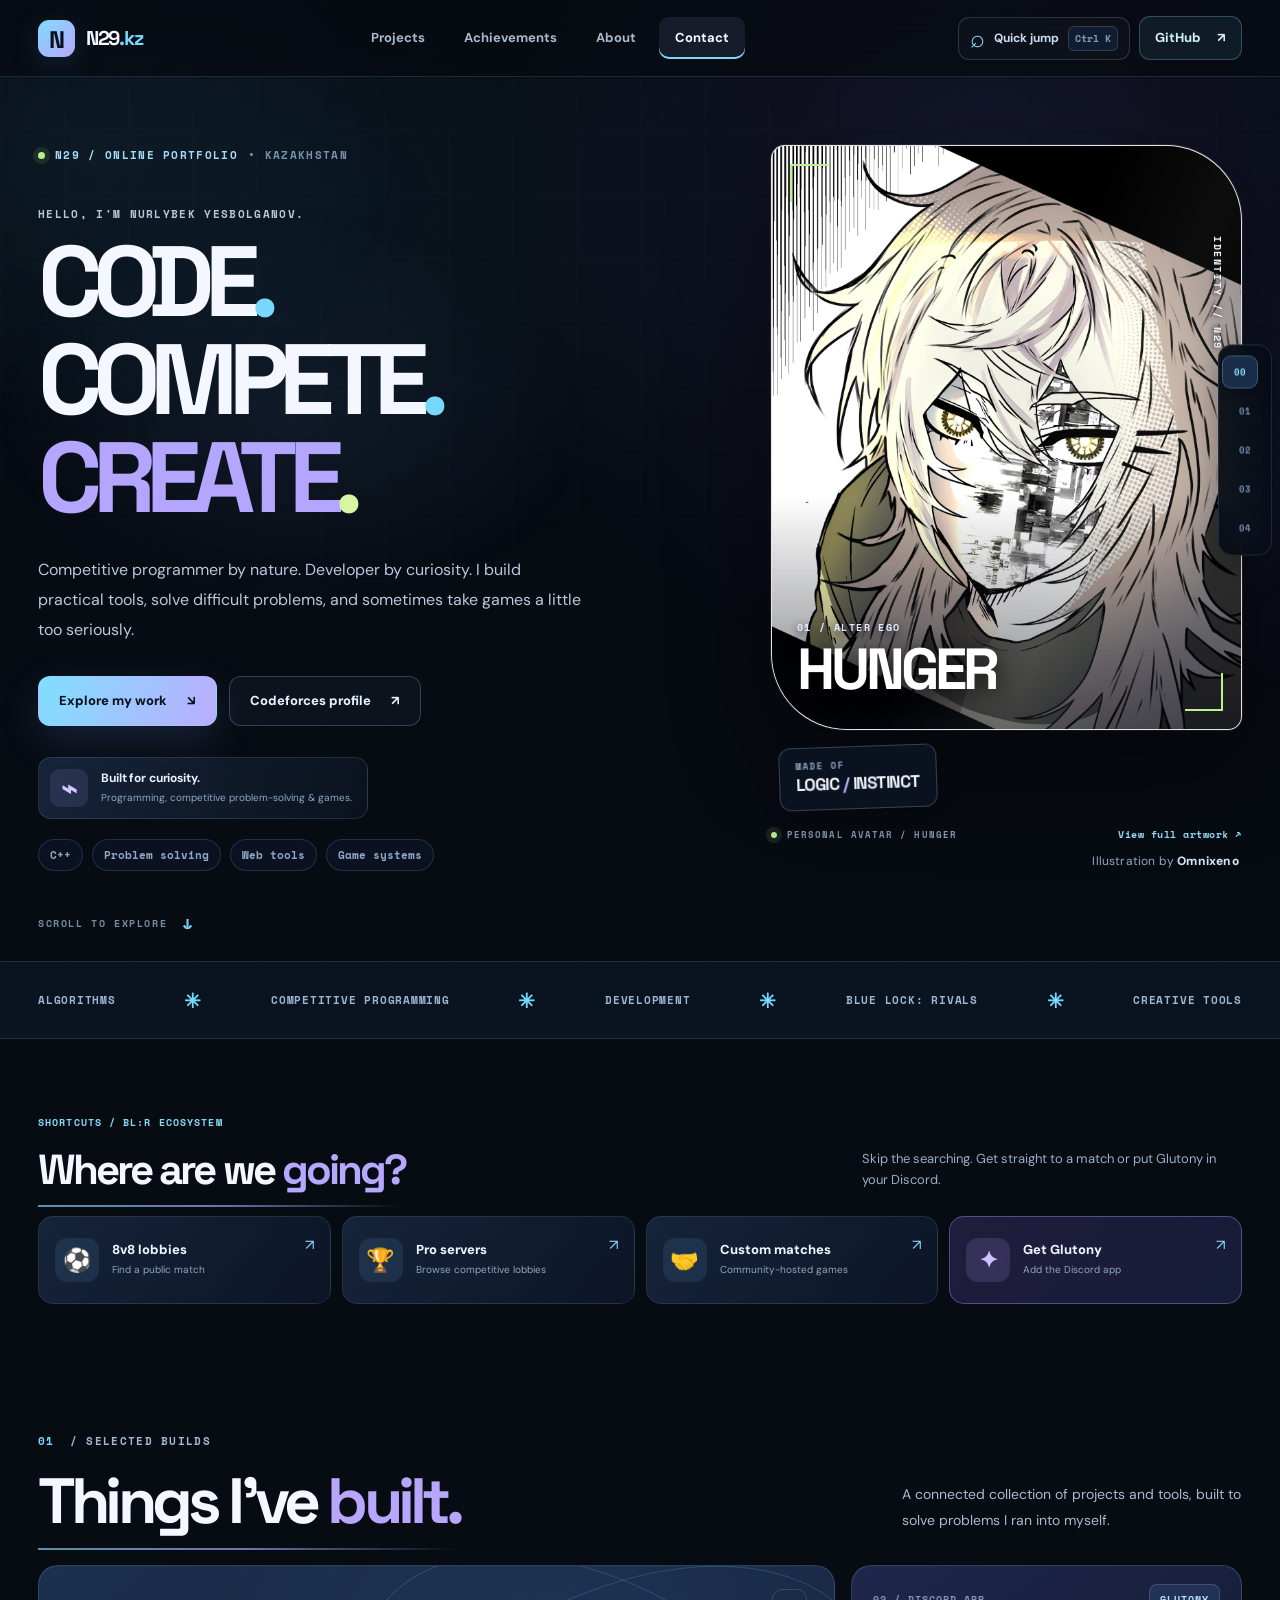
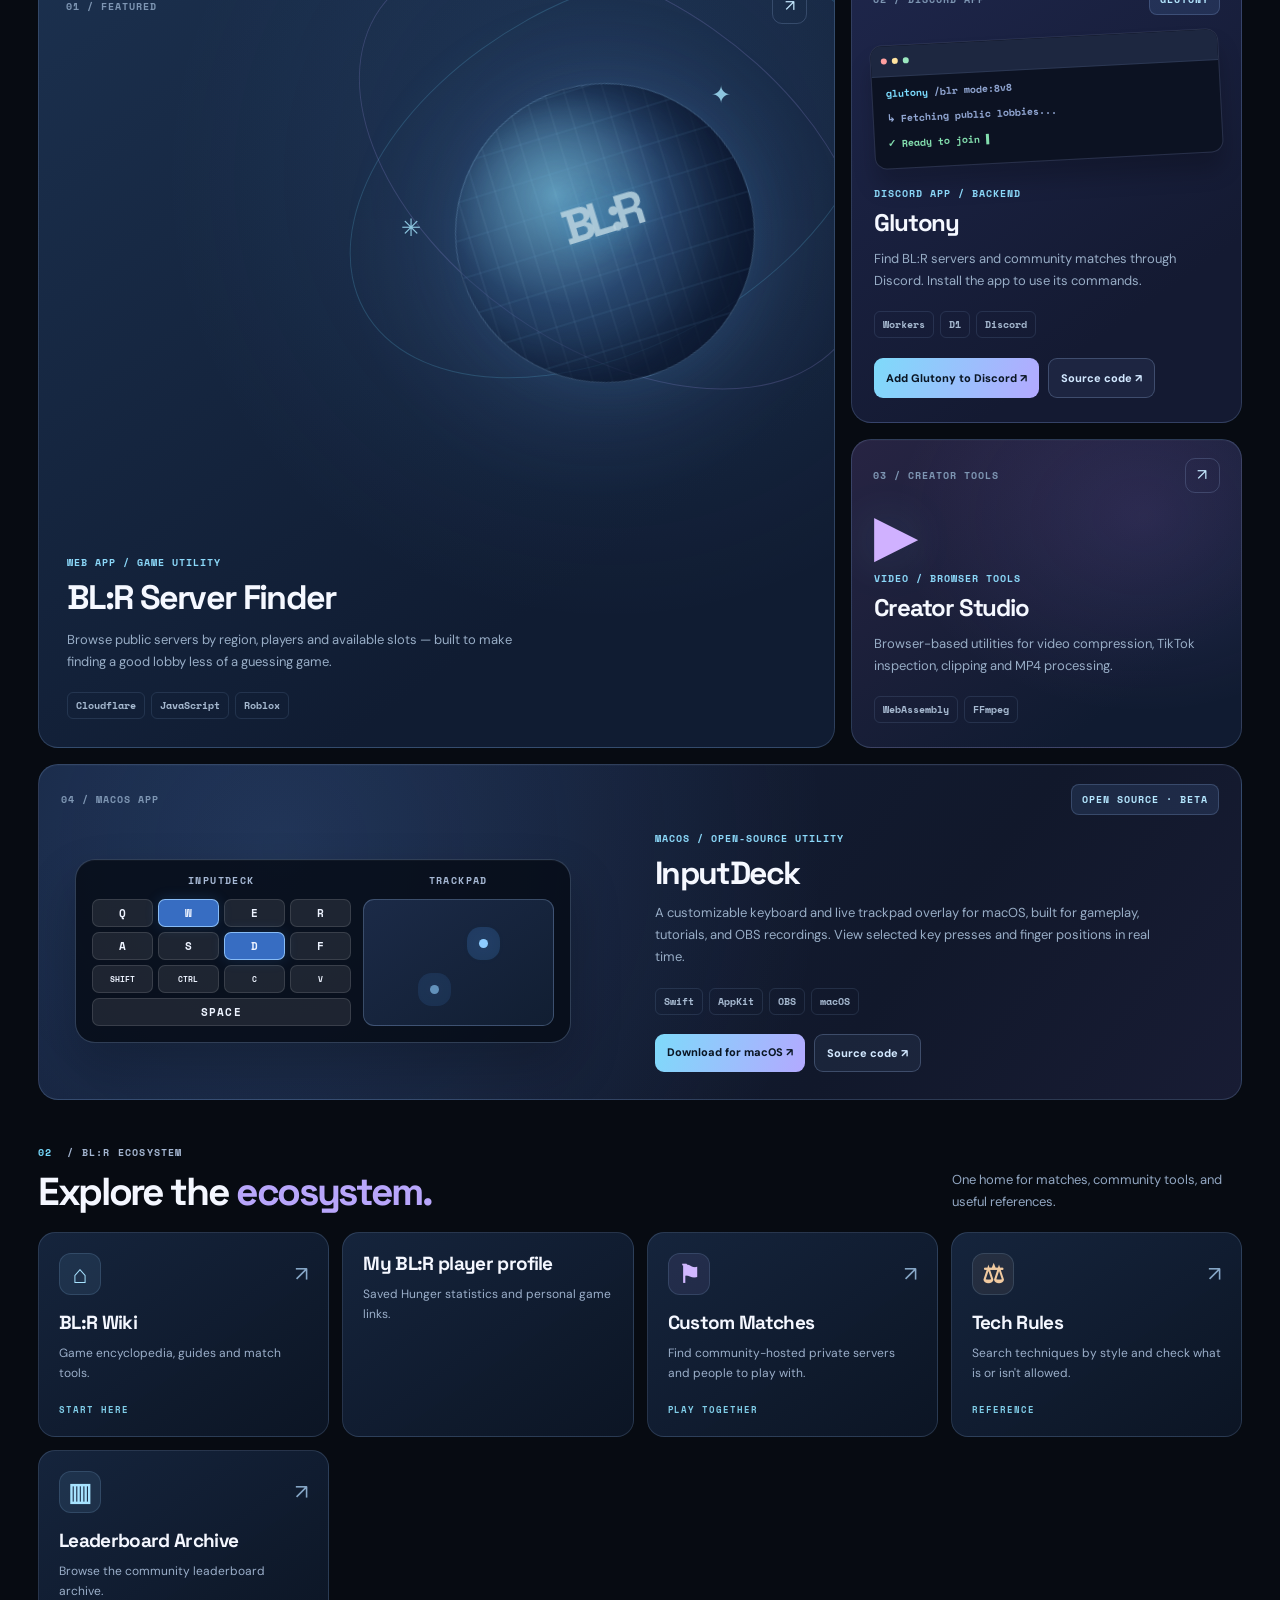
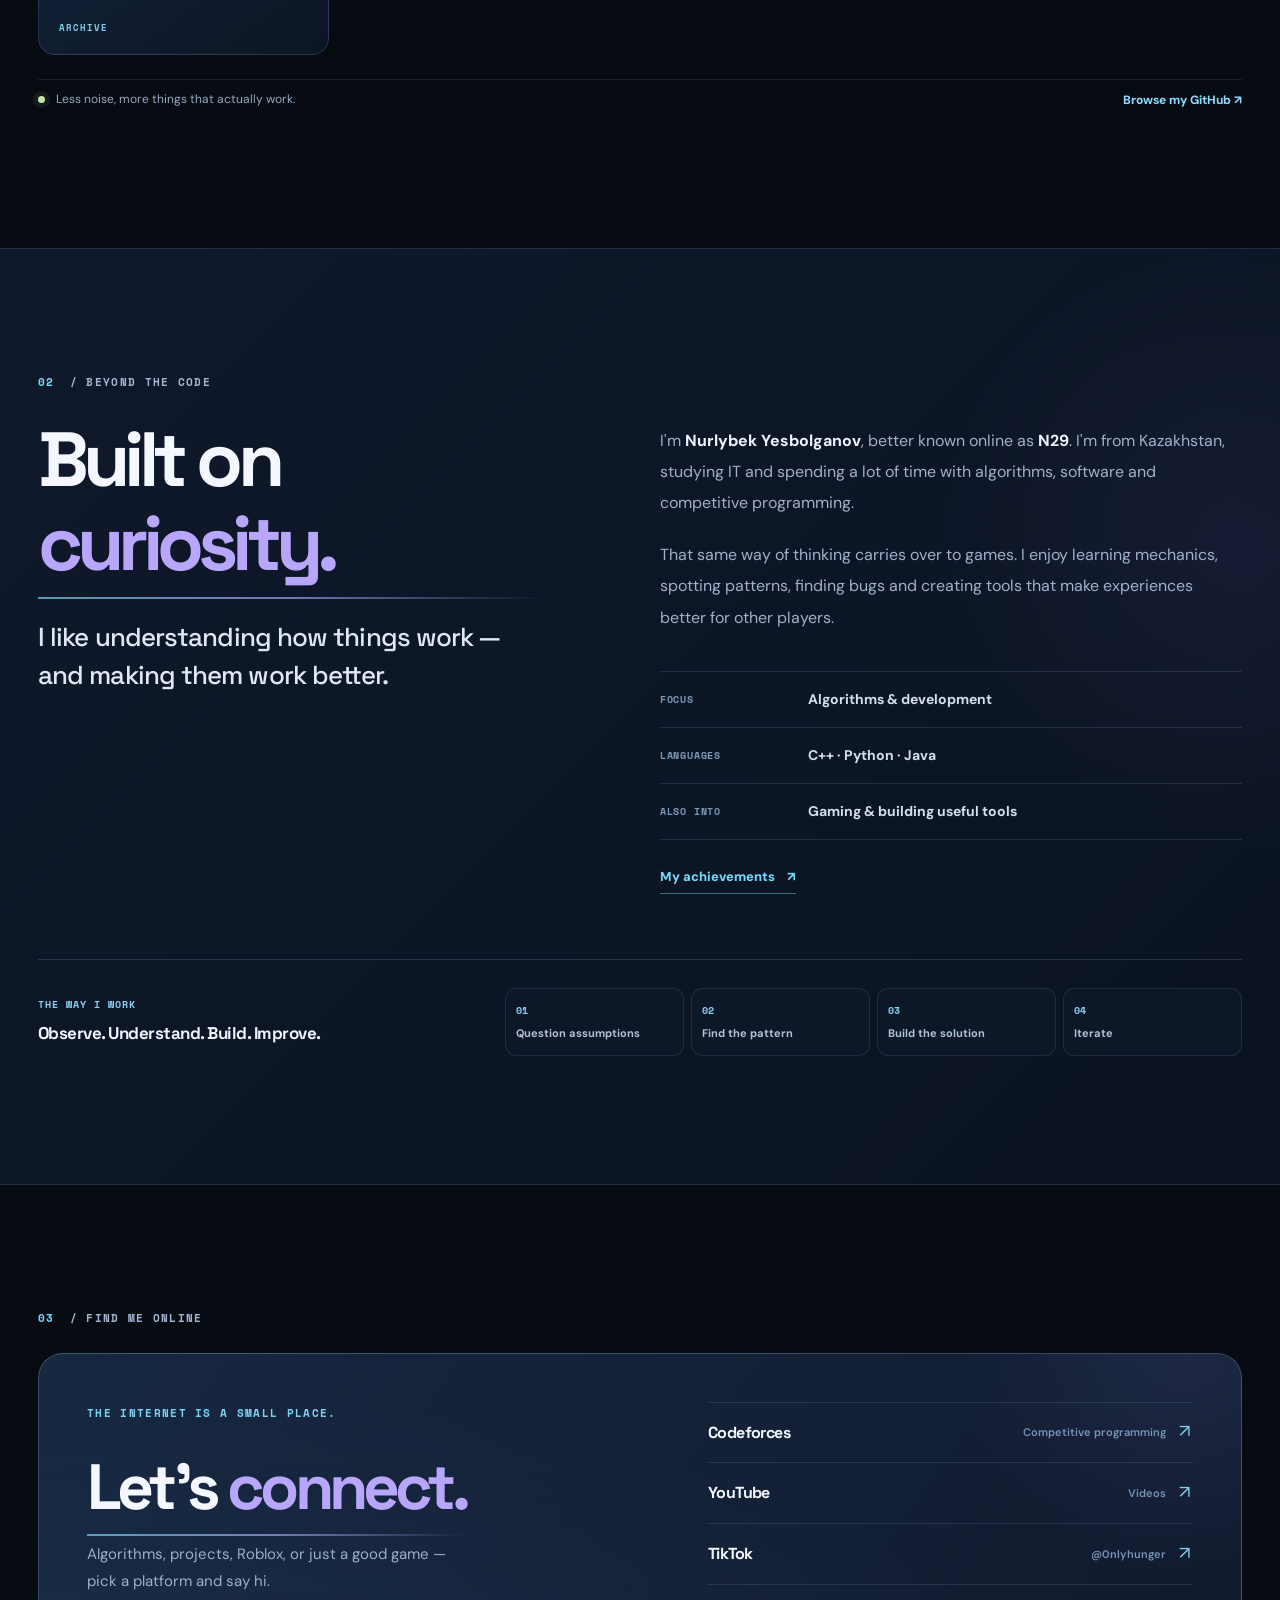
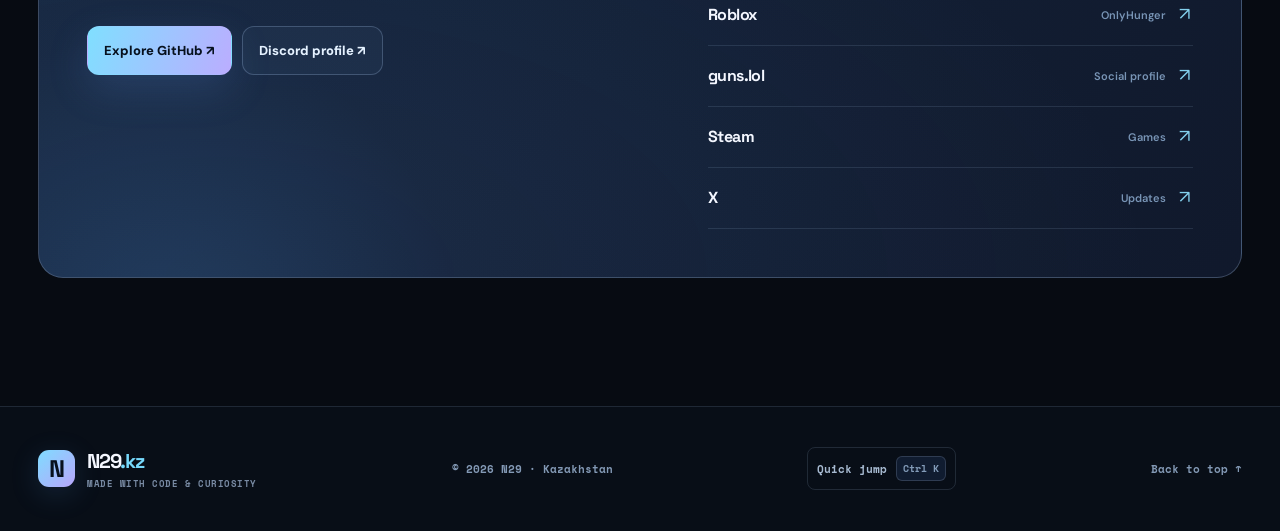
<file: index.html>
<!doctype html>
<html lang="en">
<head>
  <meta charset="utf-8">
  <meta name="viewport" content="width=device-width,initial-scale=1">
  <meta name="theme-color" content="#070b12">
  <meta name="color-scheme" content="dark">
  <meta name="description" content="N29 / Nurlybek Yesbolganov — competitive programmer, developer and creator from Kazakhstan. Explore projects, code and Blue Lock: Rivals tools.">
  <link rel="canonical" href="https://n29.kz/">
  <link rel="icon" type="image/svg+xml" href="/favicon.svg">
  <meta property="og:type" content="website">
  <meta property="og:title" content="N29.kz — Code. Compete. Create.">
  <meta property="og:description" content="Nurlybek Yesbolganov. Competitive programming, creative tools and things built for the games I play.">
  <meta property="og:url" content="https://n29.kz/">
  <meta property="og:image" content="https://n29.kz/assets/hunger.webp">
  <meta name="twitter:card" content="summary_large_image">
  <title>N29.kz — Nurlybek Yesbolganov</title>
  <link rel="preconnect" href="https://fonts.googleapis.com">
  <link rel="preconnect" href="https://fonts.gstatic.com" crossorigin>
  <link href="https://fonts.googleapis.com/css2?family=DM+Sans:wght@400;500;600;700;800&family=Space+Grotesk:wght@400;500;600;700&family=Space+Mono:wght@400;700&display=swap" rel="stylesheet">
  <link rel="stylesheet" href="/site.css?v=2">
  <link rel="stylesheet" href="/polish.css?v=3">
  <link rel="stylesheet" href="/motion.css?v=1">
  <link rel="stylesheet" href="/scroll-story.css?v=2">
  <script defer src="/site.js?v=3"></script>
  <script defer src="/motion.js?v=1"></script>
  <script defer src="/scroll-story.js?v=1"></script>
</head>
<body>
  <a class="skip" href="#main">Skip to content</a>
  <div class="scroll-progress" aria-hidden="true" id="progress"></div>
  <div class="background-grid" aria-hidden="true"></div>

  <nav class="nav" aria-label="Main navigation">
    <div class="wrap nav-inner">
      <a class="brand" href="#top" aria-label="N29.kz homepage"><span class="brand-mark">N</span><span>N29<span class="brand-dot">.kz</span></span></a>
      <div class="nav-links">
        <a href="#work">Projects</a>
        <a href="/achievements/">Achievements</a>
        <a href="#about">About</a>
        <a href="#contact">Contact</a>
      </div>
      <div class="nav-actions">
        <button class="command-trigger" type="button" data-command-open aria-label="Search pages and links" aria-keyshortcuts="Meta+K Control+K"><span class="command-trigger-icon" aria-hidden="true">⌕</span><span class="command-trigger-label">Quick jump</span><kbd>⌘ K</kbd></button>
        <a class="nav-cta" href="https://github.com/N29dev" target="_blank" rel="noopener noreferrer">GitHub <span aria-hidden="true">↗</span></a>
      </div>
    </div>
  </nav>

  <aside class="story-rail" aria-label="On this page">
    <div class="story-rail-label"><span class="story-indicator"></span> EXPLORE / N29.KZ</div>
    <nav class="story-steps" aria-label="Page sections">
      <a href="#top" data-story-target="top" aria-current="location"><small>00</small><span>INTRO</span></a>
      <a href="#launchpad" data-story-target="launchpad"><small>01</small><span>SHORTCUTS</span></a>
      <a href="#work" data-story-target="work"><small>02</small><span>WORK</span></a>
      <a href="#about" data-story-target="about"><small>03</small><span>ABOUT</span></a>
      <a href="#contact" data-story-target="contact"><small>04</small><span>CONNECT</span></a>
    </nav>
    <div class="story-track" aria-hidden="true"><span class="story-track-fill"></span></div>
  </aside>
  <main id="main">
    <section class="hero wrap" id="top">
      <div class="hero-copy">
        <div class="kicker"><span class="kicker-signal"></span> N29 / ONLINE PORTFOLIO <span class="kicker-location">• KAZAKHSTAN</span></div>
        <p class="hero-intro">HELLO, I'M NURLYBEK YESBOLGANOV.</p>
        <h1>CODE<span class="point">.</span><br>COMPETE<span class="point">.</span><br><em>CREATE<span class="point">.</span></em></h1>
        <p class="hero-text">Competitive programmer by nature. Developer by curiosity. I build practical tools, solve difficult problems, and sometimes take games a little too seriously.</p>
        <div class="hero-actions">
          <a class="button button-primary" href="#work">Explore my work <span aria-hidden="true">↘</span></a>
          <a class="button button-outline" href="https://codeforces.com/profile/N29" target="_blank" rel="noopener noreferrer">Codeforces profile <span aria-hidden="true">↗</span></a>
        </div>
        <div class="hero-signal"><span class="hero-signal-icon" aria-hidden="true">⌁</span><span><strong>Built for curiosity.</strong><small>Programming, competitive problem-solving &amp; games.</small></span></div>
        <div class="hero-tags" aria-label="Interests">
          <span>C++</span><span>Problem solving</span><span>Web tools</span><span>Game systems</span>
        </div>
      </div>
      <div class="hero-art">
        <div class="art-outer">
          <span class="art-corner art-corner-a" aria-hidden="true"></span>
          <span class="art-corner art-corner-b" aria-hidden="true"></span>
          <div class="art-image-wrap">
            <picture><source srcset="/assets/hunger.avif" type="image/avif"><img src="/assets/hunger.webp" width="320" height="480" fetchpriority="high" decoding="async" alt="Original anime portrait artwork used as N29's avatar: pale windswept hair, golden eyes and a glitch-like facial effect"></picture>
          </div>
          <div class="art-overlay"></div>
          <span class="art-vertical">IDENTITY // N29</span>
          <div class="art-index"><span>01 / ALTER EGO</span><a class="art-lore-link" href="/hunger/" aria-label="Read the hidden story behind Hunger" title="There is more to this avatar…"><strong>HUNGER</strong></a></div>
        </div>
        <div class="art-note" aria-hidden="true"><span>MADE OF</span><strong>LOGIC<span> / </span>INSTINCT</strong></div>
        <div class="art-bottom"><span class="art-caption"><span class="online-pip"></span> PERSONAL AVATAR / HUNGER</span><button type="button" class="art-view" data-portrait-open aria-label="View full-resolution Hunger artwork">View full artwork ↗</button></div>
        <p class="art-credit">Illustration by <strong>Omnixeno</strong></p>
      </div>
      <a class="hero-scroll" href="#launchpad">SCROLL TO EXPLORE <span aria-hidden="true">↓</span></a>
    </section>

    <div class="marquee" aria-label="Topics I work with">
      <div class="wrap marquee-inner">
        <span>ALGORITHMS</span><i>✳</i><span>COMPETITIVE PROGRAMMING</span><i>✳</i><span>DEVELOPMENT</span><i>✳</i><span>BLUE LOCK: RIVALS</span><i>✳</i><span>CREATIVE TOOLS</span>
      </div>
    </div>

    <section class="launchpad wrap" id="launchpad" aria-labelledby="launchpad-title">
      <div class="launchpad-heading">
        <div><span class="launchpad-kicker">SHORTCUTS / BL:R ECOSYSTEM</span><h2 id="launchpad-title">Where are we <em>going?</em></h2></div>
        <p>Skip the searching. Get straight to a match or put Glutony in your Discord.</p>
      </div>
      <div class="launchpad-grid">
        <a class="launchpad-link" href="https://blr.n29.kz/servers/?mode=8v8" target="_blank" rel="noopener noreferrer"><span class="launchpad-icon" aria-hidden="true">⚽</span><span class="launchpad-copy"><strong>8v8 lobbies</strong><small>Find a public match</small></span><span class="launchpad-arrow" aria-hidden="true">↗</span></a>
        <a class="launchpad-link" href="https://blr.n29.kz/servers/?mode=pro" target="_blank" rel="noopener noreferrer"><span class="launchpad-icon" aria-hidden="true">🏆</span><span class="launchpad-copy"><strong>Pro servers</strong><small>Browse competitive lobbies</small></span><span class="launchpad-arrow" aria-hidden="true">↗</span></a>
        <a class="launchpad-link" href="https://blr.n29.kz/servers/customs/" target="_blank" rel="noopener noreferrer"><span class="launchpad-icon" aria-hidden="true">🤝</span><span class="launchpad-copy"><strong>Custom matches</strong><small>Community-hosted games</small></span><span class="launchpad-arrow" aria-hidden="true">↗</span></a>
        <a class="launchpad-link launchpad-featured" href="https://discord.com/oauth2/authorize?client_id=1563907646757666926&amp;integration_type=1&amp;scope=applications.commands" target="_blank" rel="noopener noreferrer"><span class="launchpad-icon" aria-hidden="true">✦</span><span class="launchpad-copy"><strong>Get Glutony</strong><small>Add the Discord app</small></span><span class="launchpad-arrow" aria-hidden="true">↗</span></a>
      </div>
    </section>

    <section class="section wrap" id="work">
      <div class="section-header">
        <div>
          <div class="eyebrow"><span>01</span> / SELECTED BUILDS</div>
          <h2>Things I've <em>built.</em></h2>
        </div>
        <p>A connected collection of projects and tools, built to solve problems I ran into myself.</p>
      </div>
      <div class="project-grid" id="project-grid">
        <a class="project project-featured" data-category="blr" href="https://blr.n29.kz/servers/" target="_blank" rel="noopener noreferrer">
          <div class="project-top"><span class="project-num">01 / FEATURED</span><span class="project-arrow" aria-hidden="true">↗</span></div>
          <div class="project-art project-art-globe" aria-hidden="true">
            <div class="orbit orbit-one"></div><div class="orbit orbit-two"></div><div class="planet"><span>BL:R</span></div>
            <span class="orbit-star star-one">✦</span><span class="orbit-star star-two">✳</span>
          </div>
          <div class="project-body">
            <span class="project-type">WEB APP / GAME UTILITY</span>
            <h3>BL:R Server Finder</h3>
            <p>Browse public servers by region, players and available slots — built to make finding a good lobby less of a guessing game.</p>
            <div class="project-pills"><span>Cloudflare</span><span>JavaScript</span><span>Roblox</span></div>
          </div>
        </a>
        <article class="project project-bot" data-category="blr">
          <div class="project-top"><span class="project-num">02 / DISCORD APP</span><span class="project-bot-badge">GLUTONY</span></div>
          <div class="project-art project-art-terminal" aria-hidden="true"><div class="terminal-chrome"><i></i><i></i><i></i></div><div class="terminal-line"><b>glutony</b> /blr mode:8v8</div><div class="terminal-line">↳ Fetching public lobbies...</div><div class="terminal-line terminal-good">✓ Ready to join <span>▌</span></div></div>
          <div class="project-body">
            <span class="project-type">DISCORD APP / BACKEND</span><h3>Glutony</h3>
            <p>Find BL:R servers and community matches through Discord. Install the app to use its commands.</p>
            <div class="project-pills"><span>Workers</span><span>D1</span><span>Discord</span></div>
            <div class="project-cta-row">
              <a class="project-install" href="https://discord.com/oauth2/authorize?client_id=1563907646757666926&amp;integration_type=1&amp;scope=applications.commands" target="_blank" rel="noopener noreferrer">Add Glutony to Discord ↗</a>
              <a class="project-source" href="https://github.com/N29dev/Glutony" target="_blank" rel="noopener noreferrer">Source code ↗</a>
            </div>
          </div>
        </article>
        <a class="project project-creator" data-category="blr" href="https://n29.kz/creator/" target="_blank" rel="noopener noreferrer">
          <div class="project-top"><span class="project-num">03 / CREATOR TOOLS</span><span class="project-arrow" aria-hidden="true">↗</span></div>
          <div class="project-symbol symbol-video" aria-hidden="true"><span>▶</span></div>
          <div class="project-body"><span class="project-type">VIDEO / BROWSER TOOLS</span><h3>Creator Studio</h3><p>Browser-based utilities for video compression, TikTok inspection, clipping and MP4 processing.</p><div class="project-pills"><span>WebAssembly</span><span>FFmpeg</span></div></div>
        </a>
        <article class="project project-inputdeck" data-category="desktop">
          <div class="project-top">
            <span class="project-num">04 / MACOS APP</span>
            <span class="project-bot-badge">OPEN SOURCE · BETA</span>
          </div>
          <div class="inputdeck-showcase">
            <div class="inputdeck-demo" aria-hidden="true">
              <div class="inputdeck-demo-heading"><span>INPUTDECK</span><span>TRACKPAD</span></div>
              <div class="inputdeck-demo-layout">
                <div class="inputdeck-demo-keys">
                  <span>Q</span><span class="inputdeck-demo-active">W</span><span>E</span><span>R</span>
                  <span>A</span><span>S</span><span class="inputdeck-demo-active">D</span><span>F</span>
                  <span>SHIFT</span><span>CTRL</span><span>C</span><span>V</span>
                  <span class="inputdeck-demo-space">SPACE</span>
                </div>
                <div class="inputdeck-demo-pad"><i class="inputdeck-demo-finger"></i><i class="inputdeck-demo-finger inputdeck-demo-finger-alt"></i></div>
              </div>
            </div>
            <div class="project-body">
              <span class="project-type">MACOS / OPEN-SOURCE UTILITY</span>
              <h3>InputDeck</h3>
              <p>A customizable keyboard and live trackpad overlay for macOS, built for gameplay, tutorials, and OBS recordings. View selected key presses and finger positions in real time.</p>
              <div class="project-pills"><span>Swift</span><span>AppKit</span><span>OBS</span><span>macOS</span></div>
              <div class="project-cta-row">
                <a class="project-install" href="https://github.com/N29dev/InputDeck/releases/tag/continuous" target="_blank" rel="noopener noreferrer" aria-label="Download the latest InputDeck Continuous Preview for macOS">Download for macOS ↗</a>
                <a class="project-source" href="https://github.com/N29dev/InputDeck" target="_blank" rel="noopener noreferrer">Source code ↗</a>
              </div>
            </div>
          </div>
        </article>
      </div>
      <div class="ecosystem">
        <div class="ecosystem-heading">
          <div>
            <div class="eyebrow"><span>02</span> / BL:R ECOSYSTEM</div>
            <h3>Explore the <em>ecosystem.</em></h3>
          </div>
          <p>One home for matches, community tools, and useful references.</p>
        </div>
        <div class="ecosystem-grid">
          <a class="ecosystem-card" href="https://blr.n29.kz/" target="_blank" rel="noopener noreferrer">
            <span class="ecosystem-card-top"><span class="ecosystem-icon" aria-hidden="true">⌂</span><span class="ecosystem-arrow" aria-hidden="true">↗</span></span>
            <strong>BL:R Wiki</strong><small>Game encyclopedia, guides and match tools.</small>
            <span class="ecosystem-tag">START HERE</span>
          </a>
          <a class="ecosystem-card" href="/blr-profile/"><strong>My BL:R player profile</strong><small>Saved Hunger statistics and personal game links.</small></a>
          <a class="ecosystem-card" href="https://blr.n29.kz/servers/customs/" target="_blank" rel="noopener noreferrer">
            <span class="ecosystem-card-top"><span class="ecosystem-icon" aria-hidden="true">⚑</span><span class="ecosystem-arrow" aria-hidden="true">↗</span></span>
            <strong>Custom Matches</strong><small>Find community-hosted private servers and people to play with.</small>
            <span class="ecosystem-tag">PLAY TOGETHER</span>
          </a>
          <a class="ecosystem-card" href="https://blr.n29.kz/tech/" target="_blank" rel="noopener noreferrer">
            <span class="ecosystem-card-top"><span class="ecosystem-icon" aria-hidden="true">⚖</span><span class="ecosystem-arrow" aria-hidden="true">↗</span></span>
            <strong>Tech Rules</strong><small>Search techniques by style and check what is or isn't allowed.</small>
            <span class="ecosystem-tag">REFERENCE</span>
          </a>
          <a class="ecosystem-card" href="https://blr.n29.kz/leaderboard/" target="_blank" rel="noopener noreferrer">
            <span class="ecosystem-card-top"><span class="ecosystem-icon" aria-hidden="true">▥</span><span class="ecosystem-arrow" aria-hidden="true">↗</span></span>
            <strong>Leaderboard Archive</strong><small>Browse the community leaderboard archive.</small>
            <span class="ecosystem-tag">ARCHIVE</span>
          </a>
        </div>
      </div>
      <div class="work-note"><span class="work-note-led" aria-hidden="true"></span><p>Less noise, more things that actually work.</p><a href="https://github.com/N29dev" target="_blank" rel="noopener noreferrer">Browse my GitHub ↗</a></div>
    </section>

    <section class="section about-section" id="about">
      <div class="wrap">
        <div class="eyebrow"><span>02</span> / BEYOND THE CODE</div>
        <div class="about-grid">
          <div class="about-heading">
            <h2>Built on <em>curiosity.</em></h2>
            <p class="about-big">I like understanding how things work — and making them work better.</p>
          </div>
          <div class="about-content">
            <p>I'm <strong>Nurlybek Yesbolganov</strong>, better known online as <strong>N29</strong>. I'm from Kazakhstan, studying IT and spending a lot of time with algorithms, software and competitive programming.</p>
            <p>That same way of thinking carries over to games. I enjoy learning mechanics, spotting patterns, finding bugs and creating tools that make experiences better for other players.</p>
            <div class="about-facts">
              <div><span>FOCUS</span><strong>Algorithms &amp; development</strong></div>
              <div><span>LANGUAGES</span><strong>C++ · Python · Java</strong></div>
              <div><span>ALSO INTO</span><strong>Gaming &amp; building useful tools</strong></div>
            </div>
            <a class="inline-link" href="/achievements/">My achievements <span aria-hidden="true">↗</span></a>
          </div>
        </div>
        <div class="approach">
          <div class="approach-intro"><span>THE WAY I WORK</span><strong>Observe. Understand. Build. Improve.</strong></div>
          <div class="approach-steps"><span><b>01</b> Question assumptions</span><span><b>02</b> Find the pattern</span><span><b>03</b> Build the solution</span><span><b>04</b> Iterate</span></div>
        </div>
      </div>
    </section>

    <section class="section wrap" id="contact">
      <div class="eyebrow"><span>03</span> / FIND ME ONLINE</div>
      <div class="contact-card">
        <div class="contact-copy">
          <p class="contact-kicker">THE INTERNET IS A SMALL PLACE.</p>
          <h2>Let's <em>connect.</em></h2>
          <p>Algorithms, projects, Roblox, or just a good game — pick a platform and say hi.</p>
          <div class="contact-actions">
            <a class="button button-primary" href="https://github.com/N29dev" target="_blank" rel="noopener noreferrer">Explore GitHub ↗</a>
            <a class="button button-outline" href="https://discord.com/users/1479778096834941099" target="_blank" rel="noopener noreferrer">Discord profile ↗</a>
          </div>
        </div>
        <div class="contact-links" aria-label="Social profiles">
          <a href="https://codeforces.com/profile/N29" target="_blank" rel="noopener noreferrer"><span>Codeforces</span><b>Competitive programming</b><i aria-hidden="true">↗</i></a>
          <a href="https://www.youtube.com/@noproblem29" target="_blank" rel="noopener noreferrer"><span>YouTube</span><b>Videos</b><i aria-hidden="true">↗</i></a>
          <a href="https://www.tiktok.com/@0nlyhunger" target="_blank" rel="noopener noreferrer"><span>TikTok</span><b>@0nlyhunger</b><i aria-hidden="true">↗</i></a>
          <a href="https://www.roblox.com/users/2440032582/profile" target="_blank" rel="noopener noreferrer"><span>Roblox</span><b>OnlyHunger</b><i aria-hidden="true">↗</i></a>
          <a href="https://guns.lol/n29" target="_blank" rel="noopener noreferrer"><span>guns.lol</span><b>Social profile</b><i aria-hidden="true">↗</i></a>
          <a href="https://steamcommunity.com/id/n29_" target="_blank" rel="noopener noreferrer"><span>Steam</span><b>Games</b><i aria-hidden="true">↗</i></a>
          <a href="https://x.com/N29_full" target="_blank" rel="noopener noreferrer"><span>X</span><b>Updates</b><i aria-hidden="true">↗</i></a>
        </div>
      </div>
    </section>
  </main>

  <footer class="footer">
    <div class="wrap footer-inner">
      <div class="footer-signature"><span class="brand-mark">N</span><span>N29<span class="point">.kz</span><small>MADE WITH CODE & CURIOSITY</small></span></div>
      <p>© <span id="year">2026</span> N29 · Kazakhstan</p>
      <button class="footer-search" type="button" data-command-open>Quick jump <kbd>⌘ K</kbd></button>
      <a href="#top">Back to top ↑</a>
    </div>
  </footer>
  <dialog class="portrait-dialog" id="portrait-lightbox" aria-label="Hunger artwork, full resolution">
    <button class="portrait-close" type="button" data-portrait-close aria-label="Close full-size artwork">Close ✕</button>
    <picture><source srcset="/assets/hunger.avif" type="image/avif"><img src="/assets/hunger.webp" width="1365" height="2048" decoding="async" alt="Full-resolution artwork of Hunger with golden eyes, light hair, and a glitch-patterned face"></picture>
    <p>HUNGER <span>Illustration by Omnixeno · N29 profile artwork</span></p>
  </dialog>
  <dialog class="command-dialog" id="command-menu" aria-labelledby="command-title">
    <div class="command-head"><div><span>DIRECTORY / N29.KZ</span><h2 id="command-title">Go somewhere.</h2></div><button type="button" class="command-close" data-command-close aria-label="Close quick navigation">Esc ✕</button></div>
    <label class="command-input-wrap"><span aria-hidden="true">⌕</span><input id="command-search" type="search" autocomplete="off" spellcheck="false" placeholder="Search projects, links, socials…" aria-label="Search destinations"></label>
    <div class="command-results" id="command-results" aria-live="polite"></div>
    <p class="command-help">↑ / ↓ to move · Enter to open · Esc to close</p>
  </dialog>
</body>
</html>
</file>
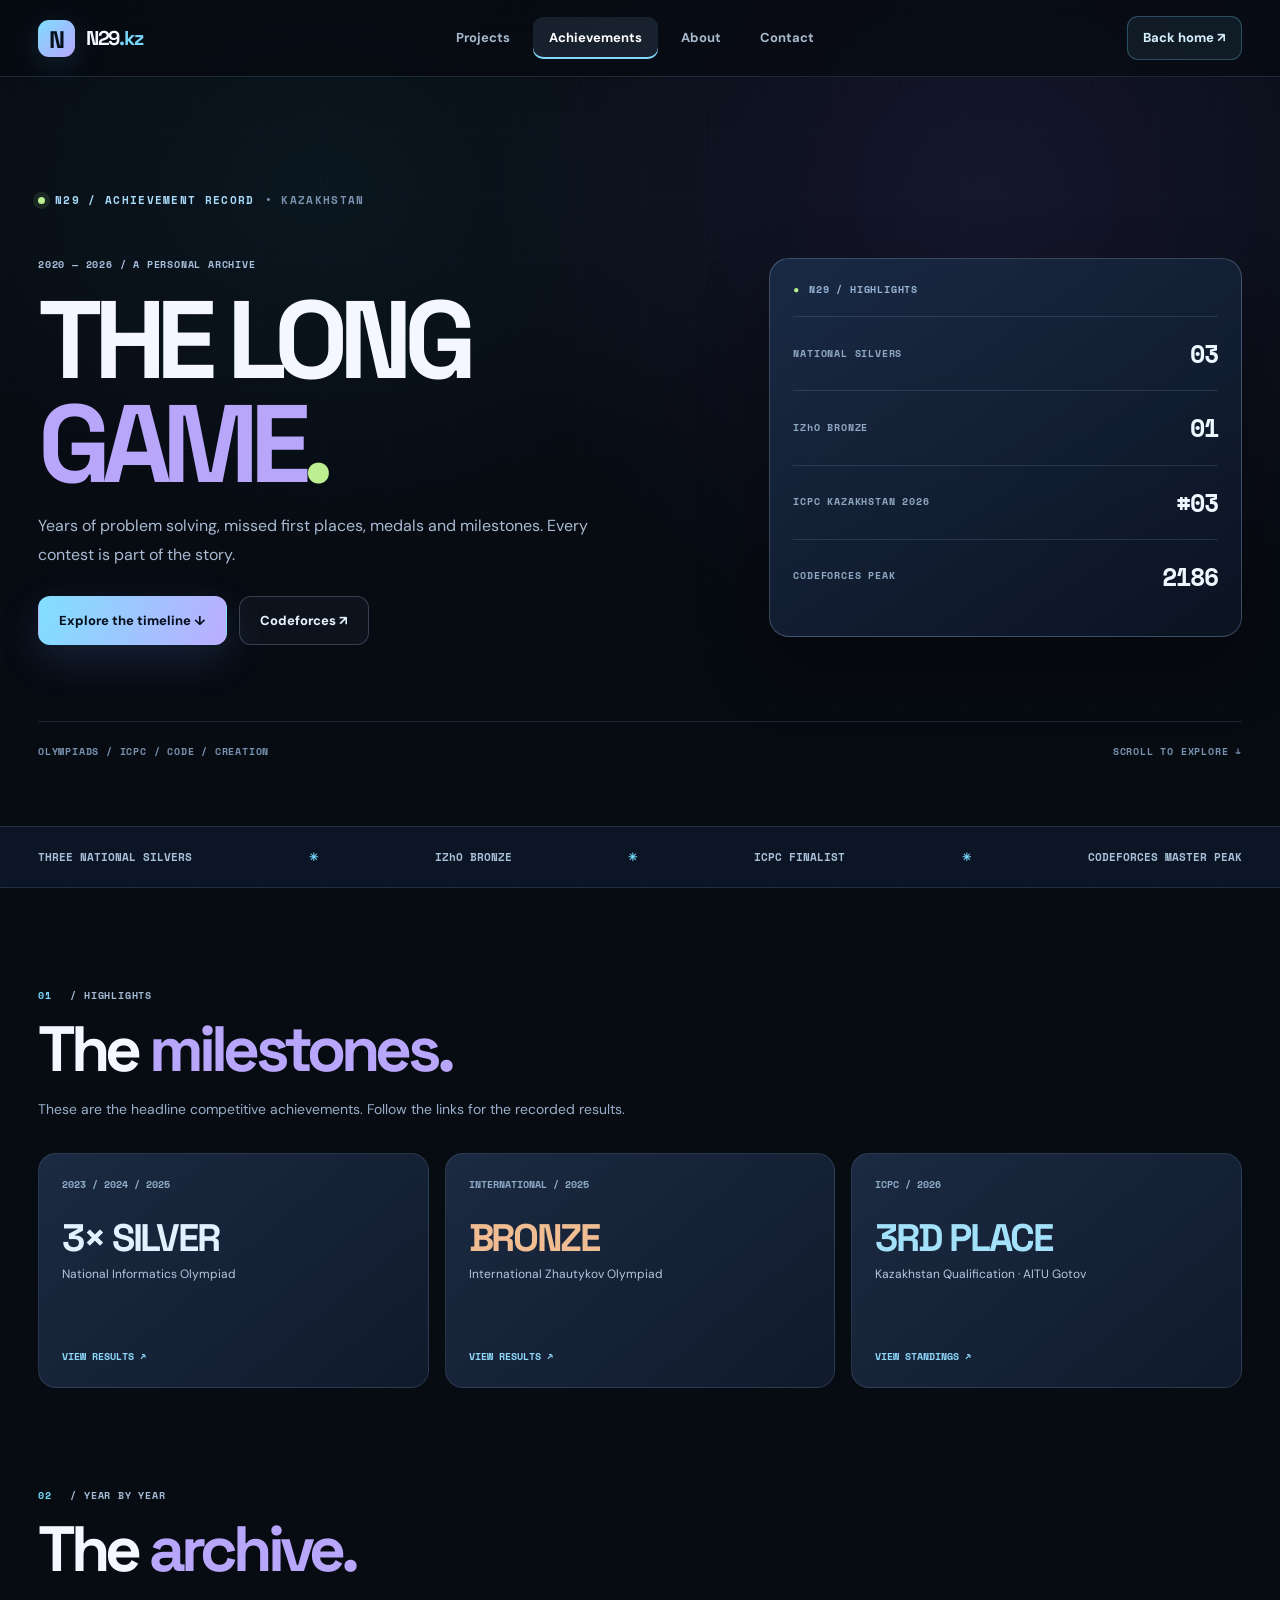
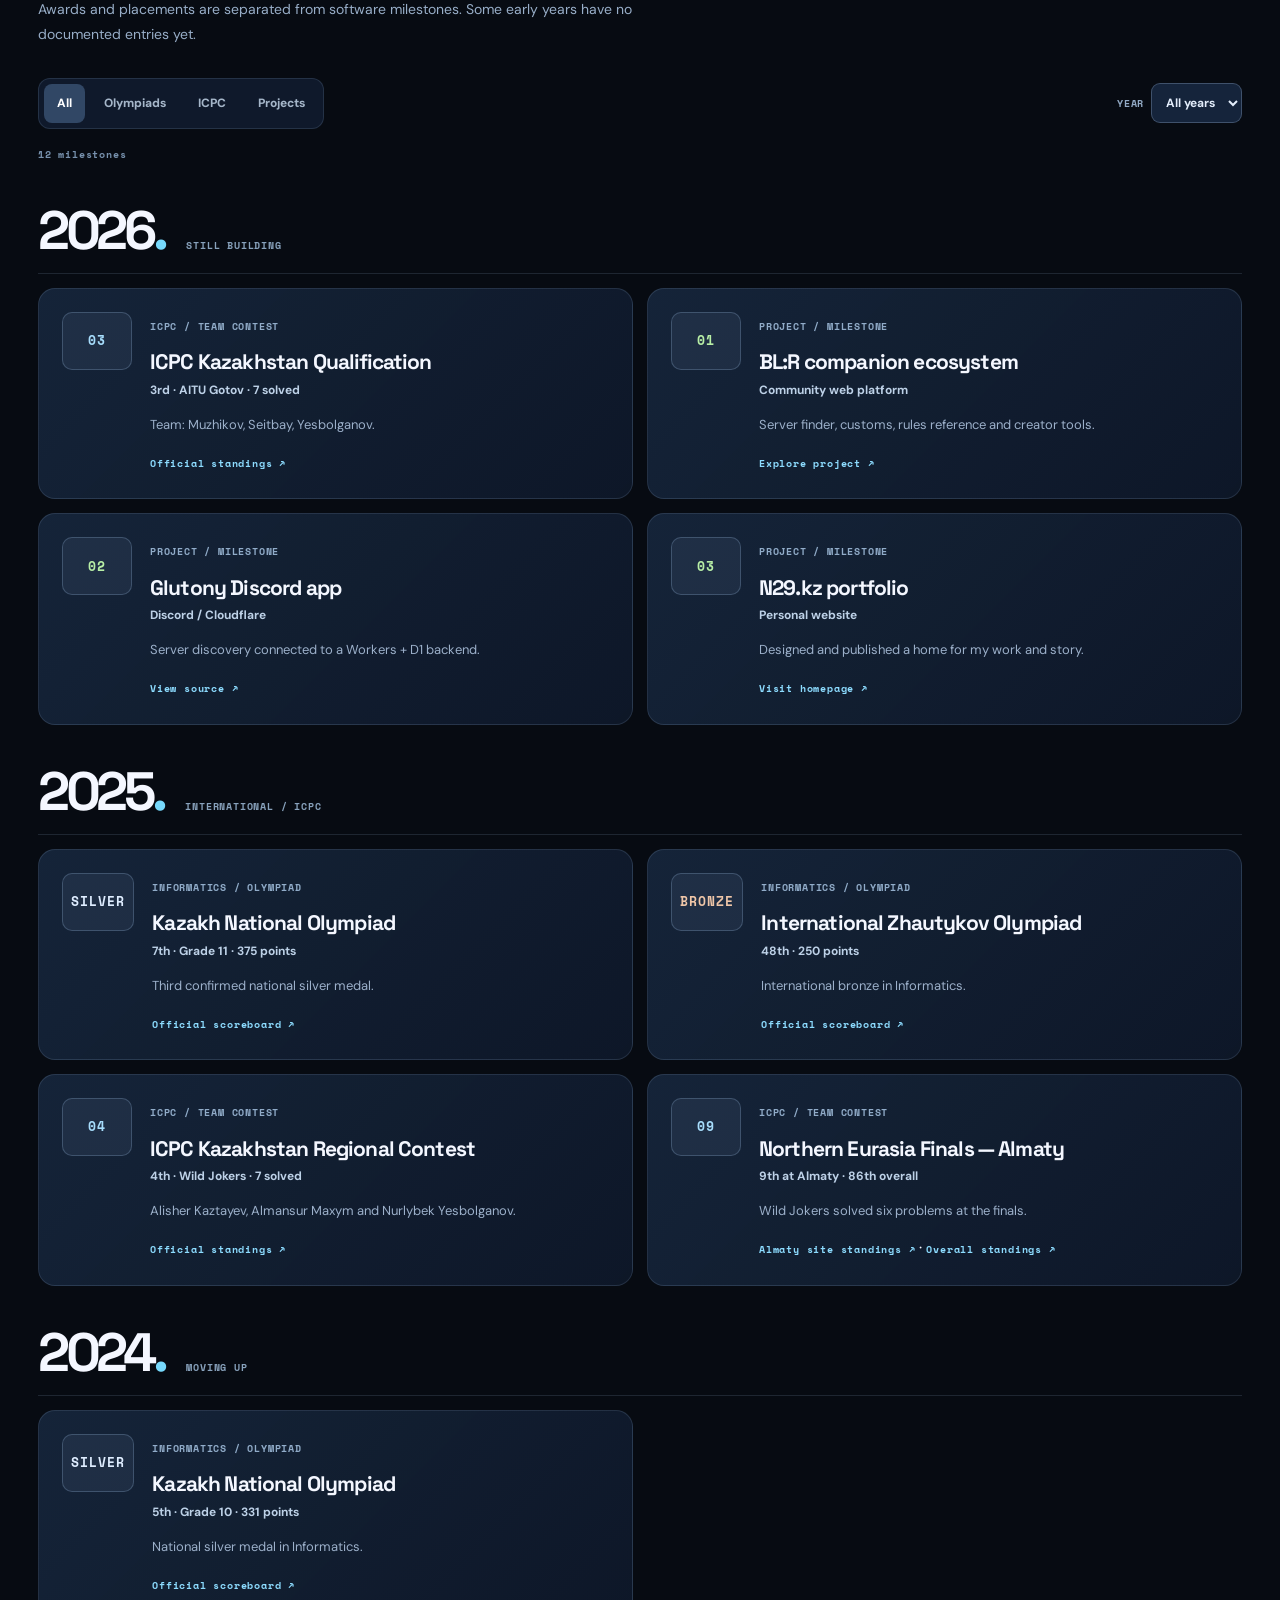
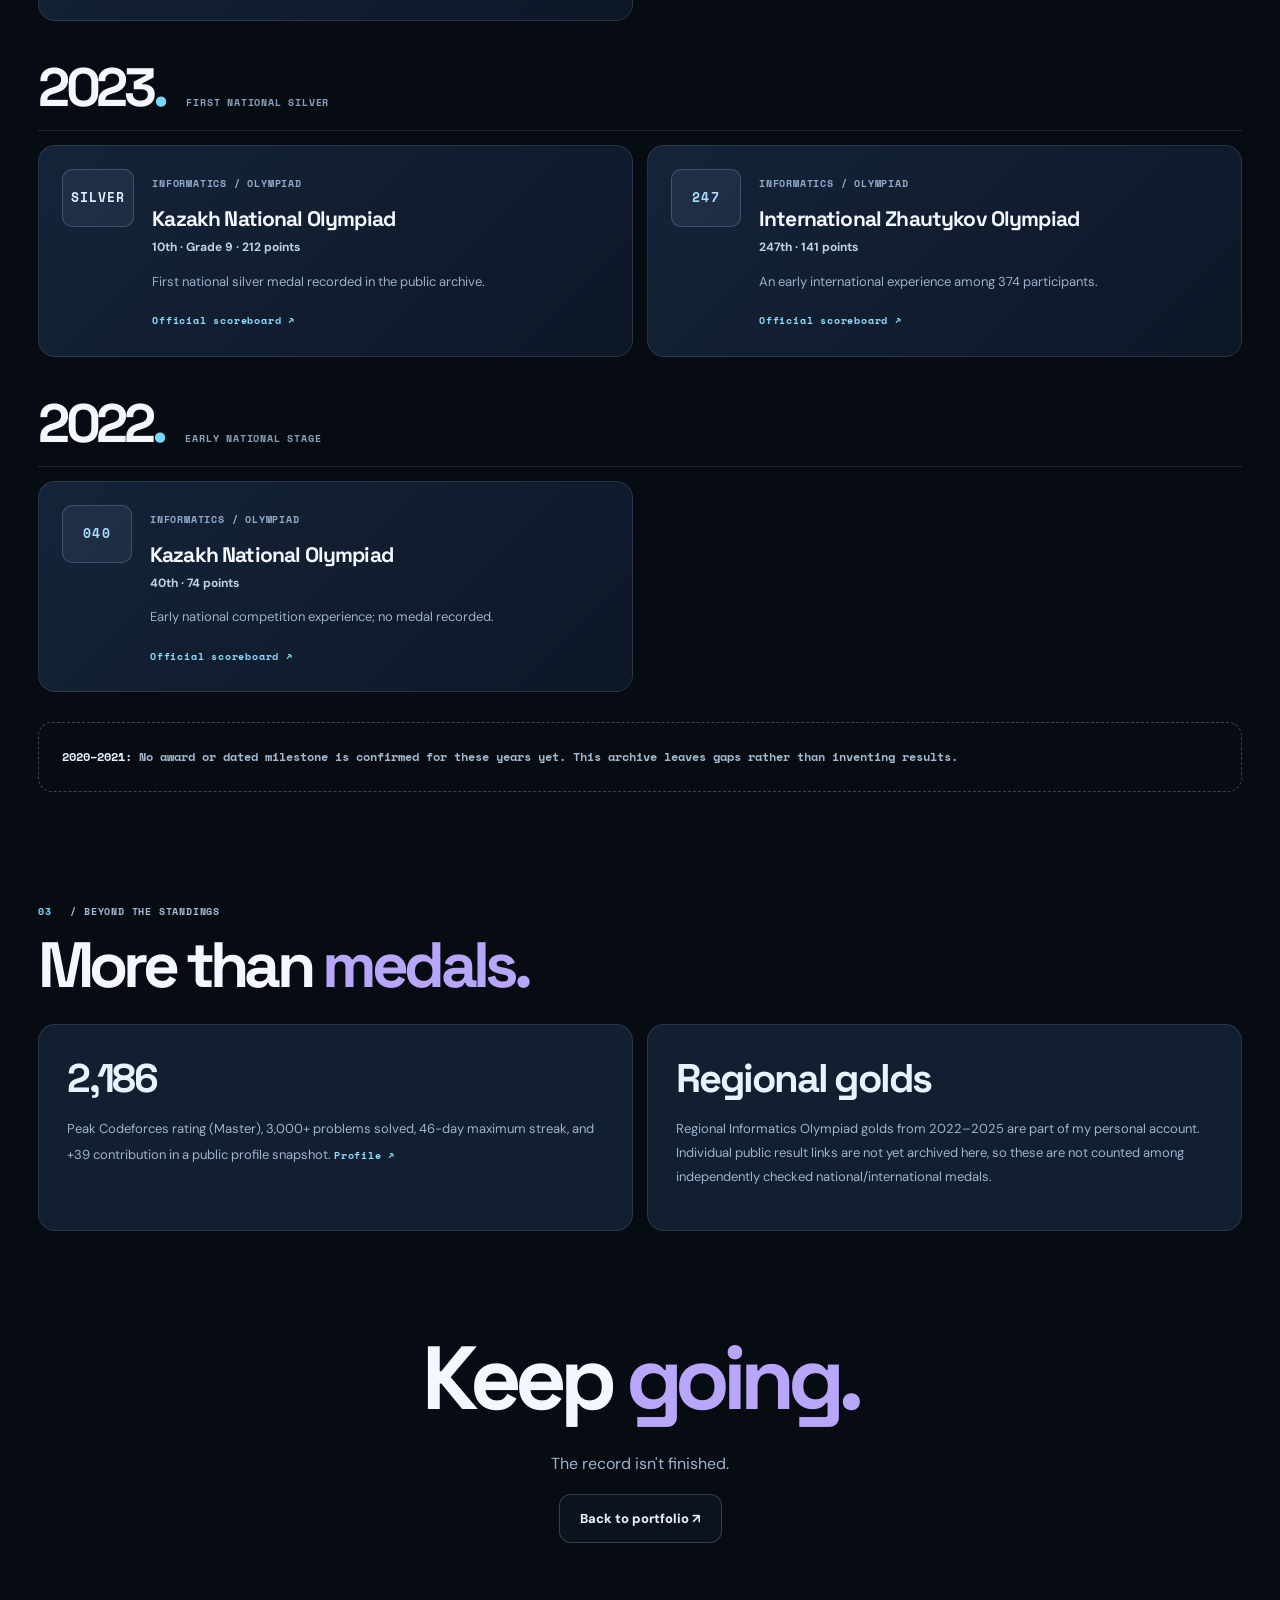
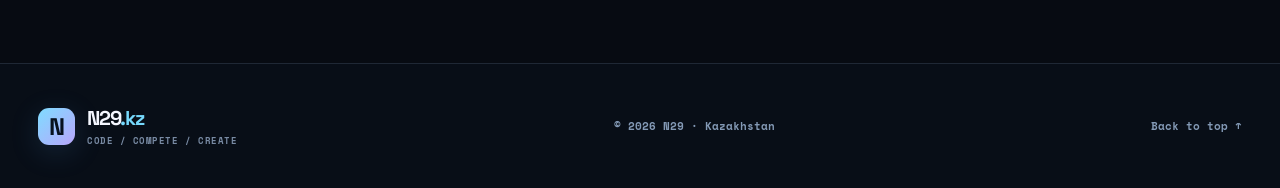
<file: achievements/index.html>
<!doctype html><html lang="en"><head>
<meta charset="utf-8"><meta name="viewport" content="width=device-width,initial-scale=1"><meta name="color-scheme" content="dark"><meta name="theme-color" content="#070b12">
<meta name="description" content="Nurlybek Yesbolganov / N29: national silver medals, international bronze, ICPC results and projects — 2020 to 2026."><link rel="canonical" href="https://n29.kz/achievements/">
<meta property="og:type" content="website"><meta property="og:title" content="Achievements — N29"><meta property="og:url" content="https://n29.kz/achievements/"><meta property="og:image" content="https://n29.kz/assets/hunger.webp">
<title>Achievements / N29.kz</title><link rel="icon" type="image/svg+xml" href="/favicon.svg">
<link rel="preconnect" href="https://fonts.googleapis.com"><link rel="preconnect" href="https://fonts.gstatic.com" crossorigin>
<link href="https://fonts.googleapis.com/css2?family=DM+Sans:wght@400;500;600;700;800&family=Space+Grotesk:wght@400;500;600;700&family=Space+Mono:wght@400;700&display=swap" rel="stylesheet">
<link rel="stylesheet" href="/site.css?v=2"><link rel="stylesheet" href="/polish.css?v=3"><link rel="stylesheet" href="/achievements/achievements.css?v=1">
<script defer src="/achievements/achievements.js?v=1"></script></head>
<body class="achievements-page"><a class="skip" href="#main">Skip to achievements</a><div class="background-grid" aria-hidden="true"></div>
<header class="nav"><div class="wrap nav-inner"><a class="brand" href="/" aria-label="N29 homepage"><span class="brand-mark">N</span><span>N29<span class="brand-dot">.kz</span></span></a>
<nav class="nav-links" aria-label="Main navigation"><a href="/#work">Projects</a><a href="/achievements/" aria-current="page">Achievements</a><a href="/#about">About</a><a href="/#contact">Contact</a></nav>
<div class="nav-actions"><a class="nav-cta" href="/">Back home ↗</a></div></div></header>
<main id="main"><section class="wrap a-hero">
<div class="kicker"><span class="kicker-signal"></span> N29 / ACHIEVEMENT RECORD <span class="kicker-location">• KAZAKHSTAN</span></div>
<div class="a-hero-layout"><div><span class="a-eyebrow">2020 — 2026 / A PERSONAL ARCHIVE</span><h1>THE LONG<br><em>GAME<span class="point">.</span></em></h1>
<p class="a-intro">Years of problem solving, missed first places, medals and milestones. Every contest is part of the story.</p>
<div class="a-actions"><a class="button button-primary" href="#timeline">Explore the timeline ↓</a><a class="button button-outline" href="https://codeforces.com/profile/N29" target="_blank" rel="noopener noreferrer">Codeforces ↗</a></div></div>
<aside class="a-stats" aria-label="Achievement summary"><div class="a-stats-head">N29 / HIGHLIGHTS</div>
<div class="a-stats-row"><span>NATIONAL SILVERS</span><strong>03</strong></div>
<div class="a-stats-row"><span>IZhO BRONZE</span><strong>01</strong></div>
<div class="a-stats-row"><span>ICPC KAZAKHSTAN 2026</span><strong>#03</strong></div>
<div class="a-stats-row"><span>CODEFORCES PEAK</span><strong>2186</strong></div></aside></div>
<div class="a-hero-bottom"><span>OLYMPIADS / ICPC / CODE / CREATION</span><span>SCROLL TO EXPLORE ↓</span></div></section>
<div class="a-ticker"><div class="wrap"><span>THREE NATIONAL SILVERS</span><b>✳</b><span>IZhO BRONZE</span><b>✳</b><span>ICPC FINALIST</span><b>✳</b><span>CODEFORCES MASTER PEAK</span></div></div>
<section class="wrap a-section" aria-labelledby="highlights-title"><div class="a-section-meta"><b>01</b> / HIGHLIGHTS</div><h2 class="a-title" id="highlights-title">The <em>milestones.</em></h2>
<p class="a-section-desc">These are the headline competitive achievements. Follow the links for the recorded results.</p>
<div class="a-medals">
<a class="a-medal silver" href="https://scoreboard.bc-pf.org/en/results/informatics/national-olympiad/2025" target="_blank" rel="noopener noreferrer"><span>2023 / 2024 / 2025</span><strong>3× SILVER</strong><small>National Informatics Olympiad</small><i>VIEW RESULTS ↗</i></a>
<a class="a-medal bronze" href="https://scoreboard.bc-pf.org/en/results/informatics/international-zhautykov-olympiad/2025" target="_blank" rel="noopener noreferrer"><span>INTERNATIONAL / 2025</span><strong>BRONZE</strong><small>International Zhautykov Olympiad</small><i>VIEW RESULTS ↗</i></a>
<a class="a-medal icpc" href="https://esep-old.cpfed.kz/contest/8icpc26/ranking/" target="_blank" rel="noopener noreferrer"><span>ICPC / 2026</span><strong>3RD PLACE</strong><small>Kazakhstan Qualification · AITU Gotov</small><i>VIEW STANDINGS ↗</i></a></div></section>
<section class="wrap a-section" id="timeline" aria-labelledby="timeline-title"><div class="a-section-meta"><b>02</b> / YEAR BY YEAR</div><h2 class="a-title" id="timeline-title">The <em>archive.</em></h2>
<p class="a-section-desc">Awards and placements are separated from software milestones. Some early years have no documented entries yet.</p>
<div class="a-filters"><div class="a-categories" role="group" aria-label="Filter by achievement type">
<button type="button" aria-pressed="true" data-category-filter="all">All</button><button type="button" aria-pressed="false" data-category-filter="olympiad">Olympiads</button>
<button type="button" aria-pressed="false" data-category-filter="icpc">ICPC</button><button type="button" aria-pressed="false" data-category-filter="projects">Projects</button></div>
<label for="a-year-select">YEAR <select id="a-year-select"><option value="all">All years</option><option value="2026">2026</option><option value="2025">2025</option><option value="2024">2024</option><option value="2023">2023</option><option value="2022">2022</option><option value="2021">2021</option><option value="2020">2020</option></select></label></div>
<p class="a-count" id="a-count" aria-live="polite">12 milestones</p><div id="a-records"><section class="a-year" data-year-group="2026" aria-labelledby="year-2026"><div class="a-year-header"><h3 id="year-2026">2026<span>.</span></h3><span class="a-year-label">STILL BUILDING</span></div><div class="a-card-grid"><article class="a-card" data-achievement data-year="2026" data-category="icpc" data-type="place"><div class="a-rank">03</div><div class="a-card-body"><span class="a-tag">ICPC / TEAM CONTEST</span><h4>ICPC Kazakhstan Qualification</h4><small>3rd · AITU Gotov · 7 solved</small><p>Team: Muzhikov, Seitbay, Yesbolganov.</p><a class="a-proof" href="https://esep-old.cpfed.kz/contest/8icpc26/ranking/" target="_blank" rel="noopener noreferrer">Official standings ↗</a></div></article><article class="a-card" data-achievement data-year="2026" data-category="projects" data-type="project"><div class="a-rank">01</div><div class="a-card-body"><span class="a-tag">PROJECT / MILESTONE</span><h4>BL:R companion ecosystem</h4><small>Community web platform</small><p>Server finder, customs, rules reference and creator tools.</p><a class="a-proof" href="https://blr.n29.kz/" target="_blank" rel="noopener noreferrer">Explore project ↗</a></div></article><article class="a-card" data-achievement data-year="2026" data-category="projects" data-type="project"><div class="a-rank">02</div><div class="a-card-body"><span class="a-tag">PROJECT / MILESTONE</span><h4>Glutony Discord app</h4><small>Discord / Cloudflare</small><p>Server discovery connected to a Workers + D1 backend.</p><a class="a-proof" href="https://github.com/N29dev/Glutony" target="_blank" rel="noopener noreferrer">View source ↗</a></div></article><article class="a-card" data-achievement data-year="2026" data-category="projects" data-type="project"><div class="a-rank">03</div><div class="a-card-body"><span class="a-tag">PROJECT / MILESTONE</span><h4>N29.kz portfolio</h4><small>Personal website</small><p>Designed and published a home for my work and story.</p><a class="a-proof" href="https://n29.kz/" >Visit homepage ↗</a></div></article></div></section><section class="a-year" data-year-group="2025" aria-labelledby="year-2025"><div class="a-year-header"><h3 id="year-2025">2025<span>.</span></h3><span class="a-year-label">INTERNATIONAL / ICPC</span></div><div class="a-card-grid"><article class="a-card" data-achievement data-year="2025" data-category="olympiad" data-type="silver"><div class="a-rank">SILVER</div><div class="a-card-body"><span class="a-tag">INFORMATICS / OLYMPIAD</span><h4>Kazakh National Olympiad</h4><small>7th · Grade 11 · 375 points</small><p>Third confirmed national silver medal.</p><a class="a-proof" href="https://scoreboard.bc-pf.org/en/results/informatics/national-olympiad/2025" target="_blank" rel="noopener noreferrer">Official scoreboard ↗</a></div></article><article class="a-card" data-achievement data-year="2025" data-category="olympiad" data-type="bronze"><div class="a-rank">BRONZE</div><div class="a-card-body"><span class="a-tag">INFORMATICS / OLYMPIAD</span><h4>International Zhautykov Olympiad</h4><small>48th · 250 points</small><p>International bronze in Informatics.</p><a class="a-proof" href="https://scoreboard.bc-pf.org/en/results/informatics/international-zhautykov-olympiad/2025" target="_blank" rel="noopener noreferrer">Official scoreboard ↗</a></div></article><article class="a-card" data-achievement data-year="2025" data-category="icpc" data-type="place"><div class="a-rank">04</div><div class="a-card-body"><span class="a-tag">ICPC / TEAM CONTEST</span><h4>ICPC Kazakhstan Regional Contest</h4><small>4th · Wild Jokers · 7 solved</small><p>Alisher Kaztayev, Almansur Maxym and Nurlybek Yesbolganov.</p><a class="a-proof" href="https://neerc.ifmo.ru/archive/2025/kazakhstan/standings.html" target="_blank" rel="noopener noreferrer">Official standings ↗</a></div></article><article class="a-card" data-achievement data-year="2025" data-category="icpc" data-type="place"><div class="a-rank">09</div><div class="a-card-body"><span class="a-tag">ICPC / TEAM CONTEST</span><h4>Northern Eurasia Finals — Almaty</h4><small>9th at Almaty · 86th overall</small><p>Wild Jokers solved six problems at the finals.</p><a class="a-proof" href="https://nerc.itmo.ru/archive/2025/standings-kaz.html" target="_blank" rel="noopener noreferrer">Almaty site standings ↗</a> · <a class="a-proof" href="https://nerc.itmo.ru/archive/2025/standings.html" target="_blank" rel="noopener noreferrer">Overall standings ↗</a></div></article></div></section><section class="a-year" data-year-group="2024" aria-labelledby="year-2024"><div class="a-year-header"><h3 id="year-2024">2024<span>.</span></h3><span class="a-year-label">MOVING UP</span></div><div class="a-card-grid"><article class="a-card" data-achievement data-year="2024" data-category="olympiad" data-type="silver"><div class="a-rank">SILVER</div><div class="a-card-body"><span class="a-tag">INFORMATICS / OLYMPIAD</span><h4>Kazakh National Olympiad</h4><small>5th · Grade 10 · 331 points</small><p>National silver medal in Informatics.</p><a class="a-proof" href="https://scoreboard.bc-pf.org/en/results/informatics/national-olympiad/2024" target="_blank" rel="noopener noreferrer">Official scoreboard ↗</a></div></article></div></section><section class="a-year" data-year-group="2023" aria-labelledby="year-2023"><div class="a-year-header"><h3 id="year-2023">2023<span>.</span></h3><span class="a-year-label">FIRST NATIONAL SILVER</span></div><div class="a-card-grid"><article class="a-card" data-achievement data-year="2023" data-category="olympiad" data-type="silver"><div class="a-rank">SILVER</div><div class="a-card-body"><span class="a-tag">INFORMATICS / OLYMPIAD</span><h4>Kazakh National Olympiad</h4><small>10th · Grade 9 · 212 points</small><p>First national silver medal recorded in the public archive.</p><a class="a-proof" href="https://scoreboard.bc-pf.org/en/results/informatics/national-olympiad/2023" target="_blank" rel="noopener noreferrer">Official scoreboard ↗</a></div></article><article class="a-card" data-achievement data-year="2023" data-category="olympiad" data-type="participation"><div class="a-rank">247</div><div class="a-card-body"><span class="a-tag">INFORMATICS / OLYMPIAD</span><h4>International Zhautykov Olympiad</h4><small>247th · 141 points</small><p>An early international experience among 374 participants.</p><a class="a-proof" href="https://scoreboard.bc-pf.org/en/results/informatics/international-zhautykov-olympiad/2023" target="_blank" rel="noopener noreferrer">Official scoreboard ↗</a></div></article></div></section><section class="a-year" data-year-group="2022" aria-labelledby="year-2022"><div class="a-year-header"><h3 id="year-2022">2022<span>.</span></h3><span class="a-year-label">EARLY NATIONAL STAGE</span></div><div class="a-card-grid"><article class="a-card" data-achievement data-year="2022" data-category="olympiad" data-type="participation"><div class="a-rank">040</div><div class="a-card-body"><span class="a-tag">INFORMATICS / OLYMPIAD</span><h4>Kazakh National Olympiad</h4><small>40th · 74 points</small><p>Early national competition experience; no medal recorded.</p><a class="a-proof" href="https://scoreboard.bc-pf.org/en/results/informatics/national-olympiad/2022" target="_blank" rel="noopener noreferrer">Official scoreboard ↗</a></div></article></div></section></div>
<div class="a-empty" id="a-empty" hidden><strong>No documented milestone for this selection yet.</strong><p>The earliest records are still incomplete.</p><button id="a-reset" type="button">Show all ↗</button></div>
<p class="a-note"><strong>2020–2021:</strong> No award or dated milestone is confirmed for these years yet. This archive leaves gaps rather than inventing results.</p></section>
<section class="wrap a-section" aria-labelledby="extra-title"><div class="a-section-meta"><b>03</b> / BEYOND THE STANDINGS</div><h2 class="a-title" id="extra-title">More than <em>medals.</em></h2>
<div class="a-extra-grid"><article class="a-extra-card"><strong>2,186</strong><p>Peak Codeforces rating (Master), 3,000+ problems solved, 46-day maximum streak, and +39 contribution in a public profile snapshot. <a class="a-proof" href="https://codeforces.com/profile/N29" target="_blank" rel="noopener noreferrer">Profile ↗</a></p></article>
<article class="a-extra-card"><strong>Regional golds</strong><p>Regional Informatics Olympiad golds from 2022–2025 are part of my personal account. Individual public result links are not yet archived here, so these are not counted among independently checked national/international medals.</p></article>
</div></section>
<section class="wrap a-ending"><h2>Keep <em>going.</em></h2><p>The record isn't finished.</p><a class="button button-outline" href="/">Back to portfolio ↗</a></section></main>
<footer class="footer"><div class="wrap footer-inner"><div class="footer-signature"><span class="brand-mark">N</span><span>N29<span class="point">.kz</span><small>CODE / COMPETE / CREATE</small></span></div><p>© <span id="year">2026</span> N29 · Kazakhstan</p><a href="#main">Back to top ↑</a></div></footer></body></html>
</file>
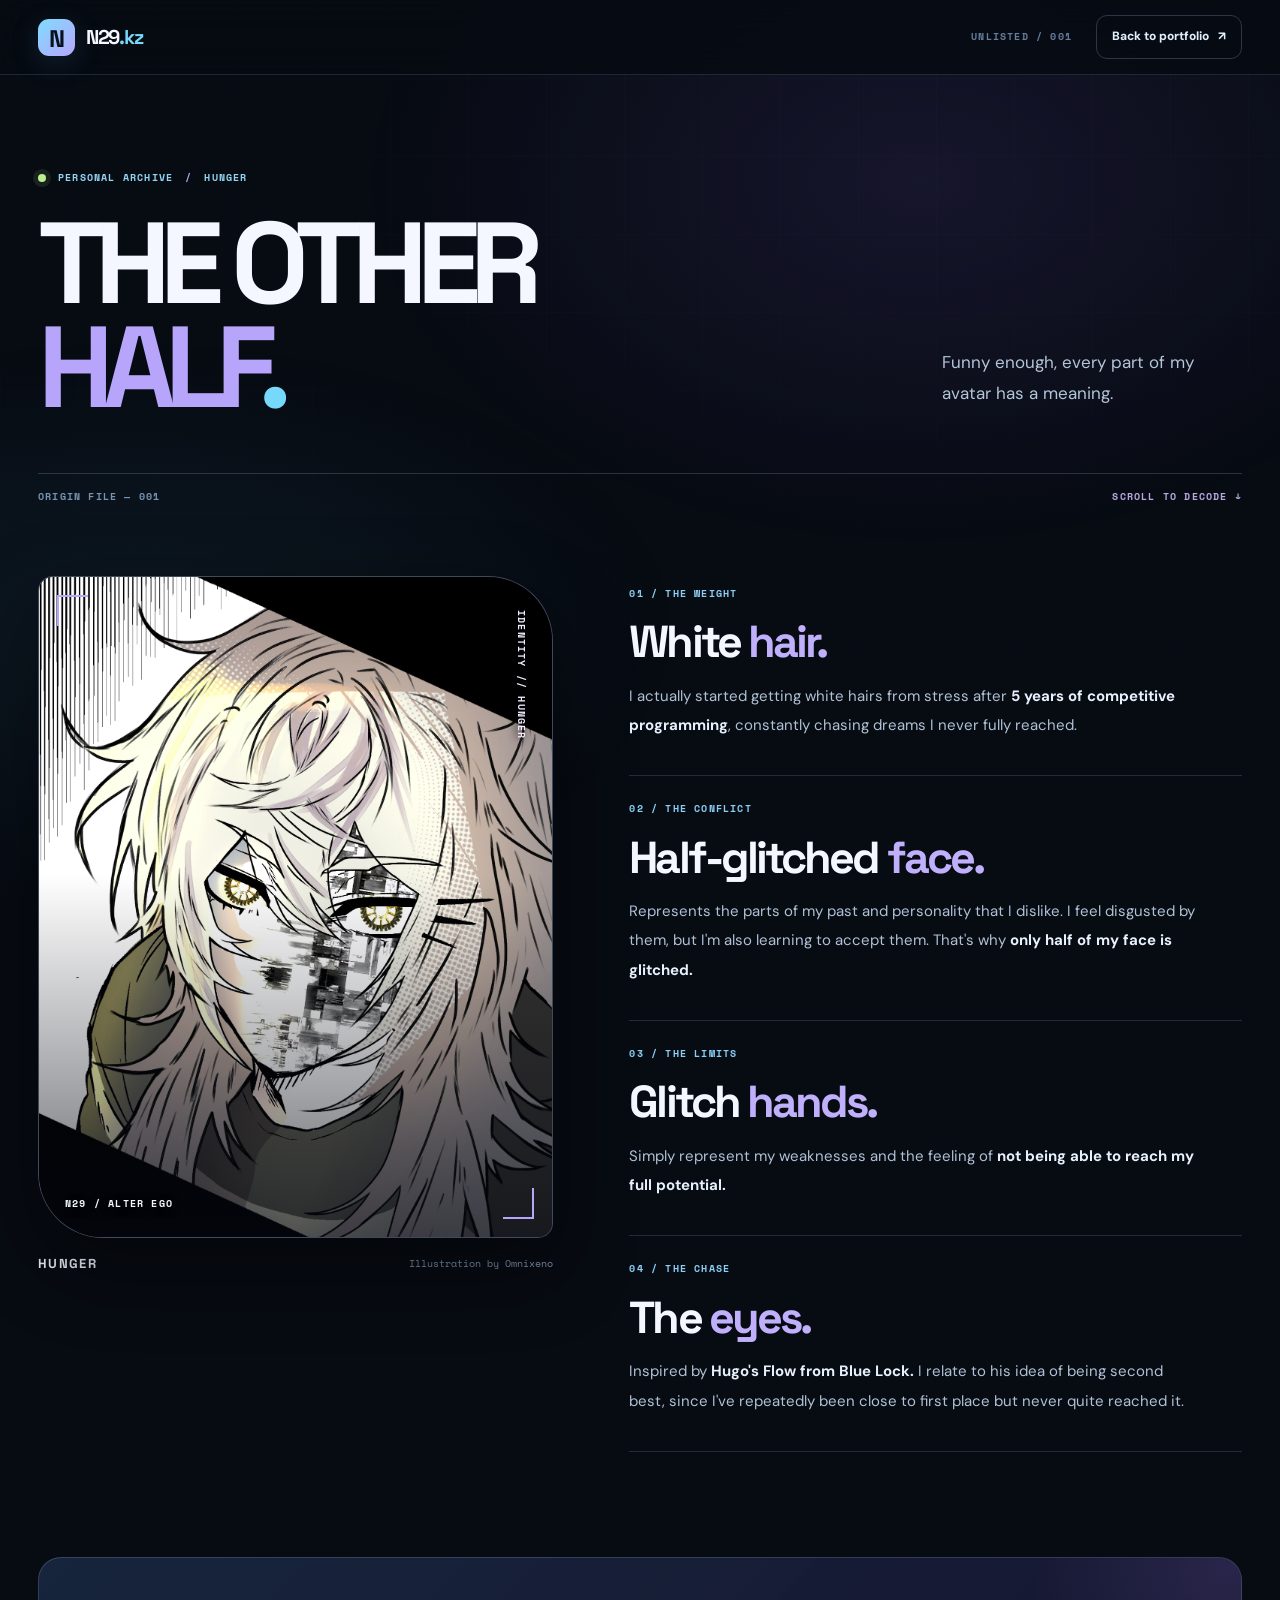
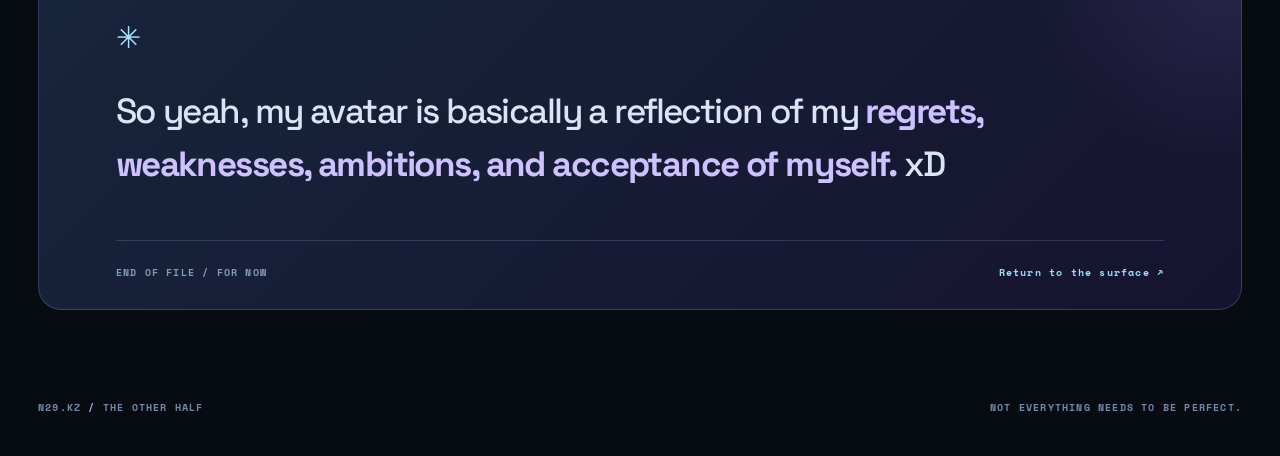
<file: hunger/index.html>
<!doctype html>
<html lang="en">
<head>
  <meta charset="utf-8">
  <meta name="viewport" content="width=device-width,initial-scale=1">
  <meta name="theme-color" content="#070b12">
  <meta name="color-scheme" content="dark">
  <meta name="robots" content="noindex,nofollow,noarchive">
  <meta name="description" content="The story behind Hunger — an original character, a reflection of ambition, regret, weakness and acceptance.">
  <link rel="icon" type="image/svg+xml" href="/favicon.svg">
  <title>The Other Half — Hunger / N29</title>
  <link rel="preconnect" href="https://fonts.googleapis.com">
  <link rel="preconnect" href="https://fonts.gstatic.com" crossorigin>
  <link href="https://fonts.googleapis.com/css2?family=DM+Sans:wght@400;500;600;700;800&family=Space+Grotesk:wght@400;500;600;700&family=Space+Mono:wght@400;700&display=swap" rel="stylesheet">
  <link rel="stylesheet" href="/site.css?v=2">
  <link rel="stylesheet" href="/polish.css?v=3">
  <link rel="stylesheet" href="/hunger/lore.css?v=1">
</head>
<body class="lore-page">
  <a class="skip" href="#main">Skip to story</a>
  <div class="lore-atmosphere" aria-hidden="true"></div>

  <header class="nav">
    <div class="wrap nav-inner">
      <a class="brand" href="/" aria-label="Back to N29 homepage"><span class="brand-mark">N</span><span>N29<span class="brand-dot">.kz</span></span></a>
      <div class="lore-nav-right"><span class="lore-secret-label">UNLISTED / 001</span><a class="lore-back" href="/">Back to portfolio <span aria-hidden="true">↗</span></a></div>
    </div>
  </header>

  <main id="main">
    <section class="wrap lore-intro">
      <p class="lore-kicker"><span class="lore-pip"></span> PERSONAL ARCHIVE <span class="lore-slash">/</span> HUNGER</p>
      <div class="lore-heading">
        <h1>THE OTHER<br><em>HALF<span class="point">.</span></em></h1>
        <p>Funny enough, every part of my avatar has a meaning.</p>
      </div>
      <div class="lore-rule"><span>ORIGIN FILE — 001</span><span>SCROLL TO DECODE ↓</span></div>
    </section>

    <section class="wrap lore-story" aria-label="The meaning behind my avatar">
      <figure class="lore-portrait">
        <div class="lore-image-frame">
          <picture>
            <source srcset="/assets/hunger.avif" type="image/avif">
            <img src="/assets/hunger.webp" width="1365" height="2048" alt="Artwork of Hunger, with pale hair and a glitched face" decoding="async" fetchpriority="high">
          </picture>
          <span class="lore-frame-corner lore-frame-corner-a" aria-hidden="true"></span>
          <span class="lore-frame-corner lore-frame-corner-b" aria-hidden="true"></span>
          <span class="lore-frame-side">IDENTITY // HUNGER</span>
          <span class="lore-frame-number">N29 / ALTER EGO</span>
        </div>
        <figcaption>HUNGER <span>Illustration by Omnixeno</span></figcaption>
      </figure>

      <div class="lore-notes">
        <article class="lore-note">
          <span class="lore-note-index">01 / THE WEIGHT</span>
          <h2>White <em>hair.</em></h2>
          <p>I actually started getting white hairs from stress after <strong>5 years of competitive programming</strong>, constantly chasing dreams I never fully reached.</p>
        </article>
        <article class="lore-note">
          <span class="lore-note-index">02 / THE CONFLICT</span>
          <h2>Half-glitched <em>face.</em></h2>
          <p>Represents the parts of my past and personality that I dislike. I feel disgusted by them, but I'm also learning to accept them. That's why <strong>only half of my face is glitched.</strong></p>
        </article>
        <article class="lore-note">
          <span class="lore-note-index">03 / THE LIMITS</span>
          <h2>Glitch <em>hands.</em></h2>
          <p>Simply represent my weaknesses and the feeling of <strong>not being able to reach my full potential.</strong></p>
        </article>
        <article class="lore-note">
          <span class="lore-note-index">04 / THE CHASE</span>
          <h2>The <em>eyes.</em></h2>
          <p>Inspired by <strong>Hugo's Flow from Blue Lock.</strong> I relate to his idea of being second best, since I've repeatedly been close to first place but never quite reached it.</p>
        </article>
      </div>
    </section>

    <section class="wrap lore-ending" aria-label="What Hunger represents">
      <span class="lore-ending-glyph" aria-hidden="true">✳</span>
      <p>So yeah, my avatar is basically a reflection of my <strong>regrets, weaknesses, ambitions, and acceptance of myself.</strong> xD</p>
      <div class="lore-ending-bottom"><span>END OF FILE / FOR NOW</span><a href="/">Return to the surface ↗</a></div>
    </section>
  </main>

  <footer class="wrap lore-footer"><span>N29.KZ <span class="lore-slash">/</span> THE OTHER HALF</span><span>NOT EVERYTHING NEEDS TO BE PERFECT.</span></footer>
</body>
</html>
</file>
<file: site.css>
/* N29 / personal portfolio — visual foundation */
:root {
  --bg:#070b12; --bg2:#0c121e; --surface:#111a2a; --surface2:#142136;
  --line:rgba(187,214,250,.13); --line-strong:rgba(187,214,250,.25);
  --text:#f4f7ff; --muted:#98a9be; --soft:#c4d2e4;
  --cyan:#76d9fc; --lavender:#b8a6fb; --lime:#bbef8f;
  --mono:"Space Mono",ui-monospace,monospace; --heading:"Space Grotesk",sans-serif;
  --body:"DM Sans",sans-serif;
}
* {box-sizing:border-box}
html {scroll-behavior:smooth;scroll-padding-top:88px}
body {min-width:320px;margin:0;color:var(--text);background:var(--bg);font-family:var(--body);line-height:1.65;-webkit-font-smoothing:antialiased;overflow-x:clip}
a {color:inherit;text-decoration:none}
button {font:inherit;cursor:pointer}
img {display:block;max-width:100%}
::selection {background:rgba(118,217,252,.3);color:white}
:focus-visible {outline:3px solid var(--cyan);outline-offset:4px}
[hidden] {display:none!important}
.wrap {width:min(1220px,calc(100% - 76px));margin-inline:auto}
.skip {position:fixed;left:12px;top:-70px;padding:11px 15px;color:#08101c;background:var(--cyan);z-index:100;border-radius:10px;font-weight:800}
.skip:focus {top:12px}
.scroll-progress {position:fixed;left:0;top:0;width:0;height:3px;background:linear-gradient(90deg,var(--cyan),var(--lavender),var(--lime));z-index:200;pointer-events:none}
.background-grid {position:absolute;z-index:-1;pointer-events:none;inset:0 0 auto;height:1180px;
 background:radial-gradient(ellipse 52% 56% at 77% 17%,rgba(79,72,155,.20),transparent 75%),
 radial-gradient(ellipse 52% 47% at 25% 17%,rgba(37,107,132,.12),transparent 70%);}
.background-grid:after {content:"";position:absolute;inset:0;opacity:.27;
 background-image:linear-gradient(rgba(169,212,255,.06) 1px,transparent 1px),linear-gradient(90deg,rgba(169,212,255,.06) 1px,transparent 1px);
 background-size:64px 64px;mask-image:linear-gradient(#000 0%,rgba(0,0,0,.7) 54%,transparent 100%);}

/* Navigation */
.nav {position:sticky;top:0;z-index:60;background:rgba(7,11,18,.77);border-bottom:1px solid rgba(180,212,255,.09);backdrop-filter:blur(19px);-webkit-backdrop-filter:blur(19px)}
.nav-inner {display:flex;justify-content:space-between;align-items:center;gap:30px;min-height:76px}
.brand {display:flex;align-items:center;gap:11px;font-family:var(--heading);font-size:20px;font-weight:700;letter-spacing:-.065em;white-space:nowrap}
.brand-mark {width:37px;height:37px;display:grid;place-items:center;border-radius:11px;background:linear-gradient(135deg,#7fdcff,#b8a6fb);color:#07111e;font-family:var(--heading);font-size:24px;font-weight:700;box-shadow:0 7px 29px rgba(76,139,204,.18)}
.brand-dot,.point {color:var(--cyan)}
.nav-links {display:flex;align-items:center;gap:7px;margin-inline:auto}
.nav-links a {font-size:13px;font-weight:700;color:#a9bace;padding:10px 16px;border-radius:10px;transition:color .18s,background .18s}
.nav-links a:hover,.nav-links a[aria-current="location"] {color:#f8fbff;background:rgba(149,187,246,.10)}
.nav-cta {display:inline-flex;align-items:center;gap:16px;background:rgba(117,217,251,.08);color:#d3edfb;border:1px solid rgba(117,217,251,.28);padding:10px 15px;border-radius:11px;font-weight:800;font-size:13px;white-space:nowrap;transition:background .2s,border-color .2s}
.nav-cta:hover {background:rgba(117,217,251,.16);border-color:rgba(117,217,251,.5)}

/* First screen */
.hero {min-height:min(870px,calc(100svh - 77px));display:grid;grid-template-columns:minmax(0,1.06fr) minmax(320px,.76fr);column-gap:clamp(28px,5vw,95px);row-gap:30px;align-items:center;position:relative;padding-top:68px;padding-bottom:89px}
.hero-copy {min-width:0;position:relative;z-index:2}
.kicker,.eyebrow,.hero-intro,.contact-kicker {font:700 11px/1.6 var(--mono);letter-spacing:.12em}
.kicker {display:flex;align-items:center;gap:10px;color:#a7dafa;flex-wrap:wrap}
.kicker-signal,.online-pip {width:7px;height:7px;border-radius:50%;background:var(--lime);box-shadow:0 0 0 5px rgba(187,239,143,.10);display:inline-block;flex-shrink:0}
.kicker-location {color:#7a91ae;white-space:nowrap}
.hero-intro {margin:42px 0 9px;color:#9badc9}
.hero h1 {margin:0;font:700 clamp(62px,7.6vw,116px)/.99 var(--heading);letter-spacing:-.095em;max-width:800px}
.hero h1 em {font-style:normal;color:var(--lavender)}
.hero h1 em .point {color:var(--lime)}
.hero-text {max-width:548px;margin:29px 0 0;font-size:16px;line-height:1.85;color:#a9bbd2}
.hero-actions {display:flex;align-items:center;flex-wrap:wrap;gap:12px;margin-top:32px}
.button {display:inline-flex;justify-content:center;align-items:center;gap:20px;min-height:49px;padding:13px 20px;border:1px solid transparent;border-radius:12px;font-size:13px;font-weight:800;transition:transform .2s,filter .2s,background .2s,border-color .2s}
.button:hover {transform:translateY(-3px)}
.button-primary {background:linear-gradient(110deg,#80dfff,#bbadff);color:#07111e;box-shadow:0 14px 40px rgba(98,144,229,.19)}
.button-outline {color:#e5f2ff;background:rgba(166,195,244,.045);border-color:rgba(178,209,251,.24)}
.button-outline:hover {background:rgba(166,195,244,.12);border-color:rgba(178,209,251,.43)}
.hero-tags {display:flex;gap:9px;flex-wrap:wrap;margin-top:37px}
.hero-tags span {font:600 11px var(--mono);color:#92a7c1;border:1px solid rgba(186,211,246,.13);border-radius:99px;padding:7px 11px;background:rgba(14,25,42,.47)}
.hero-art {align-self:center;position:relative;min-width:0;max-width:475px;width:100%;justify-self:end}
.art-outer {position:relative;width:100%;aspect-ratio:3/4.2;max-height:585px;overflow:hidden;background:#e8e5db;border:1px solid rgba(194,218,255,.19);border-radius:10px 90px 10px 90px;box-shadow:0 34px 96px rgba(0,0,0,.4),0 0 0 9px rgba(166,195,248,.025);isolation:isolate;transform:rotate(2deg);transition:transform .4s ease}
.art-outer:hover {transform:rotate(0deg) translateY(-4px)}
.art-image-wrap {position:absolute;inset:0;background:#05070a;overflow:hidden}
.art-image-wrap picture {display:block;width:100%;height:100%}
.art-image-wrap img {width:100%;height:100%;object-fit:cover;object-position:center 49%;filter:contrast(1.035);transition:transform .7s ease}
.art-outer:hover .art-image-wrap img {transform:scale(1.045)}
.art-overlay {position:absolute;inset:0;pointer-events:none;background:linear-gradient(180deg,rgba(6,11,20,.02) 25%,transparent 55%,rgba(6,10,21,.82) 100%)}
.art-outer:after {content:"";position:absolute;inset:0;pointer-events:none;mix-blend-mode:overlay;background:repeating-linear-gradient(to bottom,transparent,transparent 4px,rgba(0,0,0,.10) 5px);opacity:.25}
.art-corner {position:absolute;z-index:2;width:38px;height:38px;border-color:var(--lime);border-style:solid;pointer-events:none}
.art-corner-a {top:18px;left:18px;border-width:2px 0 0 2px}
.art-corner-b {bottom:18px;right:18px;border-width:0 2px 2px 0}
.art-vertical {position:absolute;right:16px;top:90px;writing-mode:vertical-rl;color:#f4f7f9;text-shadow:0 1px 5px #07101f;font:700 10px var(--mono);letter-spacing:.16em}
.art-index {position:absolute;bottom:24px;left:25px;display:flex;flex-direction:column;gap:5px;text-shadow:0 3px 9px #0d111a}
.art-index span {color:#e5eaff;font:700 10px var(--mono);letter-spacing:.14em}
.art-index strong {color:white;font:700 clamp(30px,5vw,58px)/1 var(--heading);letter-spacing:-.07em}
.art-bottom {display:flex;justify-content:space-between;flex-wrap:wrap;gap:15px;margin-top:25px;color:#8c9fb8;font:700 9px var(--mono);letter-spacing:.12em}
.art-caption {display:flex;align-items:center;gap:10px}
.art-caption .online-pip {width:6px;height:6px}
.hero-scroll {position:absolute;left:0;bottom:25px;color:#748ca8;display:inline-flex;align-items:center;gap:15px;font:700 10px var(--mono);letter-spacing:.16em;transition:color .2s}
.hero-scroll:hover {color:var(--cyan)}
.hero-scroll span {font-size:18px;color:var(--cyan);letter-spacing:0}

/* Graphic ticker */
.marquee {overflow:hidden;border-top:1px solid var(--line);border-bottom:1px solid var(--line);background:rgba(15,26,44,.58)}
.marquee-inner {display:flex;justify-content:space-between;align-items:center;gap:18px;min-height:76px;white-space:nowrap;font:700 11px var(--mono);letter-spacing:.07em;color:#9eb5d0}
.marquee-inner i {color:var(--cyan);font-size:20px;font-style:normal}

/* Shared editorial section styles */
.section {padding-top:125px;padding-bottom:128px;scroll-margin-top:75px}
.eyebrow {display:flex;gap:15px;align-items:center;color:#a4b6d1}
.eyebrow span {color:var(--cyan)}
.section-header {display:flex;align-items:end;justify-content:space-between;gap:40px;margin:24px 0 32px}
.section h2 {margin:16px 0 0;font:700 clamp(38px,5vw,64px)/1.1 var(--heading);letter-spacing:-.075em}
.section h2 em {font-style:normal;color:var(--lavender)}
.section-header p {max-width:340px;color:#95a9c1;font-size:14px;line-height:1.85;margin:0 0 3px}
.work-toolbar {display:flex;justify-content:space-between;align-items:center;gap:18px;margin:35px 0 21px}
.filter-list {display:inline-flex;flex-wrap:wrap;gap:6px;padding:5px;border-radius:13px;background:rgba(20,36,60,.55);border:1px solid var(--line)}
.filter {border:0;border-radius:9px;background:transparent;padding:10px 17px;color:#91a7c3;font:700 12px var(--body);transition:background .15s,color .15s}
.filter:hover:not(.active) {background:rgba(255,255,255,.07);color:#cdddf1}
.filter.active {background:#324667;color:#f0f8ff;box-shadow:0 3px 12px rgba(0,0,0,.17)}
.result-count {font:700 11px var(--mono);color:#7890ad}

/* Projects */
.project-grid {display:grid;grid-template-columns:repeat(3,minmax(0,1fr));gap:16px}
.project {position:relative;min-width:0;min-height:348px;display:flex;flex-direction:column;overflow:hidden;border:1px solid var(--line);
 border-radius:20px;background:linear-gradient(145deg,rgba(21,34,56,.9),rgba(12,20,35,.94));transition:transform .22s,border-color .22s,box-shadow .22s}
.project:hover {transform:translateY(-5px);border-color:rgba(117,217,251,.48);box-shadow:0 18px 42px rgba(0,0,0,.18)}
.project-top {display:flex;justify-content:space-between;align-items:center;gap:15px;padding:18px 21px 0;position:relative;z-index:2}
.project-num {color:#7e96b3;font:700 10px var(--mono);letter-spacing:.1em}
.project-arrow {width:35px;height:35px;border:1px solid rgba(174,206,255,.19);border-radius:10px;display:grid;place-items:center;color:#c5e9ff;transition:background .18s,color .18s,transform .18s}
.project:hover .project-arrow {background:var(--cyan);color:#081323;transform:rotate(45deg)}
.project-body {padding:0 22px 24px;margin-top:auto;position:relative;z-index:2}
.project-type {display:block;color:#7cccf4;font:700 10px var(--mono);letter-spacing:.1em;margin-bottom:8px}
.project h3 {font:700 24px/1.2 var(--heading);letter-spacing:-.05em;margin:0 0 10px}
.project p {color:#98adc6;font-size:13px;line-height:1.7;margin:0 0 19px}
.project-pills {display:flex;gap:6px;flex-wrap:wrap}
.project-pills span {padding:5px 8px;border:1px solid rgba(162,200,255,.12);border-radius:6px;color:#a7bad1;font:700 10px var(--mono)}
.project-featured {grid-column:span 2;grid-row:span 1;min-height:470px;background:linear-gradient(145deg,#182d48,#101b30 75%)}
.project-featured .project-body {max-width:540px;padding:0 28px 28px}
.project-featured h3 {font-size:34px}
.project-featured p {max-width:465px}
.project-featured .project-top {padding:23px 27px 0}
.project-art {position:relative;overflow:hidden}
.project-art-globe {position:absolute;inset:0;opacity:.82;pointer-events:none;
 background:radial-gradient(circle at 70% 36%,rgba(81,130,188,.27),transparent 34%)}
.planet {position:absolute;right:8%;top:13%;width:300px;height:300px;border-radius:50%;
 background:radial-gradient(circle at 38% 33%,rgba(134,215,245,.75),rgba(53,98,149,.35) 40%,rgba(14,29,55,.6) 71%),
 repeating-linear-gradient(to right,transparent 0 17px,rgba(183,225,255,.2) 18px,transparent 19px);
 box-shadow:inset -35px -12px 60px rgba(6,15,35,.76),0 0 70px rgba(90,166,239,.13);border:1px solid rgba(171,220,255,.25);transform:rotate(-17deg)}
.planet:before {content:"";position:absolute;inset:0;border-radius:50%;background:repeating-linear-gradient(0deg,transparent 0 35px,rgba(128,206,255,.14) 36px,transparent 37px)}
.planet span {position:absolute;left:50%;top:45%;transform:translate(-50%,-50%);color:rgba(220,247,255,.86);font:700 48px var(--heading);letter-spacing:-.12em;text-shadow:0 0 28px rgba(78,172,225,.6)}
.orbit {position:absolute;right:-8%;top:4%;width:570px;height:350px;border:1px solid rgba(103,217,255,.23);border-radius:50%;transform:rotate(-29deg)}
.orbit-two {transform:rotate(35deg);border-color:rgba(183,165,252,.23)}
.orbit-star {position:absolute;color:#a6e7ff;font-size:24px}
.star-one {right:13%;top:14%}.star-two {right:52%;top:31%}
.project-bot {background:linear-gradient(145deg,#1e264b,#141a32 75%);min-height:470px}
.project-art-terminal {margin:22px 20px 25px;padding:0 0 16px;border-radius:12px;border:1px solid rgba(164,180,244,.19);background:#0c1222;transform:rotate(-3deg);box-shadow:0 18px 22px rgba(0,0,0,.2)}
.terminal-chrome {height:31px;background:#1d2740;border-bottom:1px solid rgba(174,204,255,.1);padding:12px 10px;display:flex;gap:5px}
.terminal-chrome i {width:6px;height:6px;border-radius:50%;background:#4d6080}
.terminal-chrome i:first-child {background:#ff9f9f}.terminal-chrome i:nth-child(2) {background:#ffe39f}.terminal-chrome i:nth-child(3) {background:#9be8c0}
.terminal-line {padding:9px 13px 0;color:#91a6d2;font:700 10px/1.6 var(--mono)}
.terminal-line b {color:#7cddff}
.terminal-good {color:#83deae}.terminal-good span {animation:blink 1.2s steps(1) infinite}
@keyframes blink {50% {opacity:0}}
.project-symbol {margin:33px 20px 28px;min-height:72px;display:flex;align-items:center;justify-content:flex-start;position:relative}
.project-symbol span {font:700 77px/1 var(--heading);letter-spacing:-.12em;color:#97cfff;text-shadow:0 0 50px rgba(118,217,252,.2);transition:transform .24s}
.project:hover .project-symbol span {transform:rotate(-6deg) scale(1.05)}
.symbol-target span {color:#9fe5c4}
.symbol-graph span {font-family:var(--heading);font-size:68px;color:#c2b1ff}
.symbol-geometry span {color:#c5cbff}
.symbol-video span {color:#ffd3a7}
.all-work {display:flex;width:100%;align-items:center;justify-content:center;gap:16px;
 padding:20px 22px;margin-top:17px;border:1px solid var(--line);border-radius:13px;color:#c0d6ed;font:700 13px var(--body);transition:background .18s}
.all-work:hover {background:rgba(118,217,252,.08);color:#fff}

/* About */
.about-section {background:linear-gradient(135deg,rgba(17,28,48,.85),rgba(11,19,34,.92));border-block:1px solid var(--line)}
.about-grid {display:grid;grid-template-columns:.87fr 1fr;gap:clamp(42px,9vw,140px);margin-top:25px;align-items:start}
.about-heading h2 {margin:0;font-size:clamp(50px,6vw,79px)}
.about-big {margin:32px 0 0;max-width:480px;font:500 clamp(19px,2.4vw,26px)/1.48 var(--heading);letter-spacing:-.035em;color:#e0e7f4}
.about-content {padding-top:8px}
.about-content>p {font-size:16px;line-height:1.95;color:#9fb1cb;margin:0 0 21px}
.about-content>p strong {color:#f0f4ff;font-weight:700}
.about-facts {margin-top:38px;border-top:1px solid var(--line)}
.about-facts>div {display:grid;grid-template-columns:128px 1fr;gap:20px;border-bottom:1px solid var(--line);padding:16px 0;align-items:center}
.about-facts span {font:700 10px var(--mono);letter-spacing:.08em;color:#7d99b7}
.about-facts strong {font-size:14px;font-weight:700;color:#d2dfef}
.inline-link {display:inline-flex;align-items:center;gap:12px;margin-top:26px;font-size:13px;font-weight:800;color:var(--cyan);border-bottom:1px solid rgba(118,217,252,.45);padding-bottom:5px}
.inline-link:hover {color:#fff}

/* Contact */
.contact-card {display:grid;grid-template-columns:1fr .85fr;gap:50px;margin-top:25px;padding:48px;min-height:460px;background:linear-gradient(125deg,rgba(23,41,67,.96),rgba(17,26,46,.94));border:1px solid var(--line-strong);border-radius:25px;position:relative;overflow:hidden}
.contact-card:before {content:"";position:absolute;left:-180px;bottom:-350px;width:600px;height:600px;border-radius:50%;background:radial-gradient(circle,rgba(61,119,181,.19),transparent 70%);pointer-events:none}
.contact-copy,.contact-links {position:relative;z-index:1}
.contact-kicker {color:#7bd3f2;margin:3px 0 0}
.contact-copy h2 {font-size:clamp(42px,5vw,67px);margin:30px 0 18px}
.contact-copy>p:not(.contact-kicker) {color:#9eafc8;font-size:15px;line-height:1.8;max-width:365px}
.contact-actions {display:flex;align-items:center;gap:10px;flex-wrap:wrap;margin-top:31px}
.contact-actions .button {padding-inline:16px}
.contact-links {display:flex;flex-direction:column}
.contact-links a {display:grid;grid-template-columns:1fr auto 14px;gap:13px;align-items:center;min-height:61px;border-bottom:1px solid rgba(181,208,247,.12);transition:color .18s,padding .18s}
.contact-links a:first-child {border-top:1px solid rgba(181,208,247,.12)}
.contact-links a:hover {padding-left:8px}
.contact-links span {font:700 16px var(--heading);letter-spacing:-.035em}
.contact-links b {font-size:11px;color:#7894b5;font-weight:600;white-space:nowrap}
.contact-links i {font-style:normal;color:#83d0ed;font-size:18px}
.footer {border-top:1px solid var(--line);background:#080e17}
.footer-inner {min-height:124px;display:flex;justify-content:space-between;align-items:center;gap:24px}
.footer-signature {display:flex;align-items:center;gap:12px;font:700 20px var(--heading);letter-spacing:-.06em}
.footer-signature small {display:block;color:#798ba4;font:700 9px var(--mono);letter-spacing:.06em;margin-top:3px}
.footer-inner p,.footer-inner a {font:700 11px var(--mono);color:#8399b5}
.footer-inner a:hover {color:var(--cyan)}

/* Responsive */
@media(max-width:1100px) {
 .hero {grid-template-columns:minmax(0,1fr) minmax(290px,.8fr);column-gap:30px}
 .hero h1 {font-size:clamp(56px,7.3vw,84px)}
 .hero-text {font-size:15px}
 .project-grid {grid-template-columns:repeat(2,minmax(0,1fr))}
 .project-featured {grid-column:span 1}
 .project-featured,.project-bot {min-height:465px}
 .project-featured h3 {font-size:28px}
 .planet {width:240px;height:240px;right:-5%;top:18%}
 .contact-card {gap:30px;padding:34px}
 .contact-links b {display:none}
 .contact-links a {grid-template-columns:1fr 14px}
}
@media(max-width:750px) {
 .wrap {width:calc(100% - 36px)}
 .nav-inner {min-height:67px;gap:10px}
 .nav-links {gap:0;margin:0}
 .nav-links a {font-size:12px;padding:8px 9px}
 .nav-cta {display:none}
 .hero {grid-template-columns:1fr;min-height:auto;padding-top:72px;padding-bottom:75px;gap:42px}
 .hero-intro {margin-top:30px}
 .hero h1 {font-size:clamp(59px,12vw,100px)}
 .hero-art {width:min(80%,440px);justify-self:center}
 .hero-scroll {left:0;bottom:18px}
 .marquee-inner {width:max-content;gap:24px;min-height:63px;justify-content:flex-start}
 .marquee-inner span {font-size:10px}
 .section {padding-top:85px;padding-bottom:85px}
 .section-header {align-items:start;flex-direction:column;gap:12px}
 .project-grid {grid-template-columns:repeat(2,minmax(0,1fr));gap:11px}
 .project {min-height:330px}
 .project-featured,.project-bot {min-height:435px}
 .project-featured .project-body {padding:0 20px 23px}
 .project-body {padding:0 18px 21px}
 .project h3 {font-size:22px}
 .project-featured h3 {font-size:24px}
 .project p {font-size:12px}
 .planet {width:200px;height:200px}
 .project-art-terminal {margin-inline:12px}
 .about-grid {grid-template-columns:1fr;gap:35px}
 .about-big {margin-top:20px}
 .contact-card {grid-template-columns:1fr}
 .contact-links b {display:inline}
 .contact-links a {grid-template-columns:1fr auto 14px}
}
@media(max-width:530px) {
 .wrap {width:calc(100% - 30px)}
 .brand {gap:7px;font-size:18px}
 .brand-mark {width:33px;height:33px;font-size:21px}
 .nav-links a {font-size:11px;padding:8px 7px}
 .hero {padding-top:53px;gap:35px}
 .kicker {font-size:9px}
 .kicker-location {display:none}
 .hero-intro {font-size:9px;letter-spacing:.09em}
 .hero h1 {font-size:clamp(52px,13vw,72px)}
 .hero-text {font-size:14px;line-height:1.8;margin-top:23px}
 .hero-actions {margin-top:25px}
 .button {font-size:12px;padding:11px 14px;min-height:45px;gap:9px}
 .hero-tags {gap:6px;margin-top:25px}
 .hero-tags span {font-size:9px;padding:6px 9px}
 .hero-art {width:min(91%,370px)}
 .art-outer {border-radius:9px 70px 9px 70px}
 .art-vertical {font-size:9px}
 .hero-scroll {font-size:9px}
 .marquee-inner {gap:17px}
 .section h2 {font-size:clamp(34px,9vw,48px)}
 .section-header p {font-size:13px}
 .work-toolbar {margin-top:28px;gap:8px;flex-wrap:wrap}
 .filter-list {width:100%;justify-content:space-between}
 .filter {flex:1;font-size:11px;padding:9px 6px}
 .result-count {margin-left:auto}
 .project-grid {grid-template-columns:1fr;gap:12px}
 .project,.project-featured,.project-bot {min-height:325px}
 .project-featured {min-height:425px}
 .project-bot {min-height:395px}
 .planet {width:250px;height:250px;right:1%}
 .project-art-terminal {margin-inline:22px}
 .project-symbol {min-height:55px;margin-top:25px;margin-bottom:12px}
 .project-symbol span {font-size:66px}
 .about-facts>div {grid-template-columns:100px 1fr;gap:12px}
 .about-facts span {font-size:9px}
 .about-facts strong {font-size:12px}
 .about-content>p {font-size:14px}
 .contact-card {padding:23px 18px;gap:30px;border-radius:18px}
 .contact-copy h2 {margin-top:20px}
 .contact-copy>p:not(.contact-kicker) {font-size:13px}
 .contact-actions {margin-top:22px}
 .contact-links a {min-height:56px}
 .contact-links span {font-size:14px}
 .contact-links b {font-size:10px}
 .footer-inner {flex-wrap:wrap;justify-content:space-between;padding:28px 0;min-height:0}
 .footer-signature {width:100%}
 .footer-inner p,.footer-inner a {font-size:10px}
}
@media(prefers-reduced-motion:reduce) {
 *,*::before,*::after {scroll-behavior:auto!important;animation:none!important;transition:none!important}
}

/* Curated portfolio: one flagship plus two active companion projects. */
.project-featured{grid-column:span 2;grid-row:span 2;min-height:650px}
.project-bot,.project-creator{min-height:315px}
.project-creator{background:linear-gradient(140deg,#272442,#101d33 80%)}
.project-creator .project-symbol{margin:10px 22px 8px;min-height:49px}
.project-creator .project-symbol span{font-size:53px}
.project-featured .planet{width:335px;height:335px;right:11%;top:15%}
@media(max-width:1100px){
 .project-featured{grid-column:1/-1;grid-row:auto;min-height:470px}
 .project-bot,.project-creator{min-height:345px}
 .project-featured .planet{width:270px;height:270px;right:11%;top:13%}
}
@media(max-width:750px){
 .project-featured{min-height:445px}
 .project-bot,.project-creator{min-height:350px}
}
@media(max-width:530px){
 .project-featured{grid-column:auto;grid-row:auto;min-height:430px}
 .project-bot,.project-creator{min-height:325px}
 .project-featured .planet{width:240px;height:240px;right:0;top:16%}
}


/* Glutony app is installable; make the installation action unmistakable. */
.project-bot-badge {
  font:700 10px var(--mono);letter-spacing:.1em;color:#b5e7ff;
  padding:7px 10px;border-radius:8px;background:rgba(114,169,253,.12);
  border:1px solid rgba(167,198,255,.2);
}
.project-cta-row {display:flex;align-items:center;gap:9px;flex-wrap:wrap;margin-top:20px;}
.project-cta-row a {display:inline-flex;align-items:center;justify-content:center;
  min-height:38px;border-radius:9px;padding:9px 12px;font-size:11px;font-weight:800;
  transition:background .15s,transform .15s,border-color .15s;}
.project-cta-row a:hover {transform:translateY(-2px);}
.project-install {background:linear-gradient(110deg,#7edafa,#b3a9ff);color:#0a1624;}
.project-source {border:1px solid rgba(169,196,247,.25);color:#d2e8ff;background:rgba(145,175,240,.08);}
.project-source:hover {background:rgba(145,175,240,.16);}
@media(max-width:530px) {
 .project-cta-row a {flex:1;}
}
@media(prefers-reduced-motion:reduce) {
 .project-cta-row a:hover {transform:none}
}


/* InputDeck — desktop utility joins the selected builds without crowding BL:R projects. */
.project-inputdeck {
  grid-column:1 / -1;
  min-height:285px;
  background:radial-gradient(circle at 20% 25%,rgba(94,153,237,.18),transparent 55%),
             linear-gradient(128deg,#14213b 4%,#11182b 70%,#181c34);
}
.project-inputdeck .project-top {padding:19px 22px 0}
.inputdeck-showcase {
  display:grid;
  grid-template-columns:minmax(0,.98fr) minmax(0,1.02fr);
  gap:clamp(20px,4vw,68px);
  align-items:center;
  padding:16px clamp(20px,4vw,36px) 27px;
}
.project-inputdeck .project-body {margin-top:0;padding:0;max-width:520px}
.project-inputdeck .project-body h3 {font-size:clamp(25px,3vw,32px)}
.project-inputdeck .project-body p {max-width:510px}
.project-inputdeck .project-cta-row {margin-top:19px}
.inputdeck-demo {
  width:100%;
  max-width:496px;
  border:1px solid rgba(165,199,255,.25);
  border-radius:20px;
  background:rgba(7,12,23,.85);
  box-shadow:0 24px 50px rgba(0,0,0,.22),inset 0 1px 0 rgba(255,255,255,.03);
  padding:16px;
  transition:border-color .2s,transform .3s;
}
.project-inputdeck:hover .inputdeck-demo {border-color:rgba(123,190,255,.48);transform:translateY(-2px)}
.inputdeck-demo-heading {
  display:grid;grid-template-columns:minmax(0,1.35fr) minmax(0,1fr);
  gap:12px;
  font:700 10px/1 var(--mono);
  letter-spacing:.14em;
  color:#a7b9d5;
  text-align:center;
  margin-bottom:13px;
}
.inputdeck-demo-layout {
  display:grid;
  grid-template-columns:minmax(0,1.35fr) minmax(0,1fr);
  gap:12px;
}
.inputdeck-demo-keys {
  min-width:0;
  display:grid;grid-template-columns:repeat(4,minmax(0,1fr));
  gap:5px;
}
.inputdeck-demo-keys span {
  display:grid;place-items:center;
  height:28px;min-width:0;
  padding:0 2px;
  background:rgba(255,255,255,.085);
  border:1px solid rgba(255,255,255,.12);
  border-radius:7px;
  font:700 clamp(8px,.9vw,11px)/1 var(--mono);
  color:#edf3ff;
}
.inputdeck-demo-keys span:nth-child(n+9):nth-child(-n+12){font-size:8px}
.inputdeck-demo-keys span.inputdeck-demo-active {
  background:rgba(71,141,250,.75);
  border-color:rgba(151,202,255,.85);
  box-shadow:0 0 14px rgba(74,153,255,.17);
}
.inputdeck-demo-keys .inputdeck-demo-space {grid-column:1/-1;letter-spacing:.11em}
.inputdeck-demo-pad {
  position:relative;
  min-width:0;min-height:127px;
  border-radius:11px;
  background:linear-gradient(145deg,#1b2a47,#111e32);
  border:1px solid rgba(170,206,250,.26);
}
.inputdeck-demo-finger {
  position:absolute;top:31%;left:61%;
  width:9px;height:9px;border-radius:50%;
  background:#8dccff;
  box-shadow:0 0 0 12px rgba(81,158,251,.18),0 0 20px rgba(114,201,255,.24);
}
.inputdeck-demo-finger-alt {top:68%;left:35%;opacity:.65}
@media(max-width:750px){
  .inputdeck-showcase {grid-template-columns:1fr;gap:20px;padding:17px 21px 25px}
  .project-inputdeck {min-height:0}
  .project-inputdeck .project-body {max-width:none}
  .inputdeck-demo {max-width:500px}
  .inputdeck-demo-keys span {font-size:10px}
}
@media(max-width:530px){
  .project-inputdeck .project-top {padding:17px 17px 0}
  .inputdeck-showcase {padding:15px 16px 22px}
  .inputdeck-demo {padding:10px;border-radius:15px}
  .inputdeck-demo-layout,.inputdeck-demo-heading {gap:8px}
  .inputdeck-demo-keys {gap:4px}
  .inputdeck-demo-keys span {height:25px;font-size:9px}
  .inputdeck-demo-keys span:nth-child(n+9):nth-child(-n+12){font-size:7px}
  .inputdeck-demo-pad {min-height:112px}
}
@media(prefers-reduced-motion:reduce){
  .project-inputdeck:hover .inputdeck-demo {transform:none}
}
</file>
<file: polish.css>
/* N29.KZ / STUDIO EDITION
   Refinements are layered on top of site.css to avoid changes to site data,
   project URLs, and the source artwork. Keep motion optional and keyboard paths intact. */

:root {
  --accent-gold: #f3dbab;
  --glass: rgba(20, 34, 57, .82);
}

/* Small details make the site feel like one system. */
body { text-rendering: optimizeLegibility; }
.nav {border-bottom-color:rgba(160,207,255,.15);}
.nav-inner {gap:18px;}
.nav-actions {display:flex;align-items:center;gap:9px;}
.command-trigger {
  display:inline-flex;align-items:center;gap:9px;
  min-height:43px;padding:8px 11px;
  border:1px solid rgba(181,212,251,.18);border-radius:11px;
  color:#cadcf0;background:rgba(255,255,255,.025);
  font:700 12px var(--body);transition:background .18s,border-color .18s,color .18s;
}
.command-trigger:hover {background:rgba(125,201,253,.12);border-color:rgba(125,201,253,.42);color:white;}
.command-trigger-icon {font:500 25px/1 var(--heading);color:#8ddaf8;}
.command-trigger kbd,.footer-search kbd {
  display:inline-block;padding:4px 6px;border-radius:6px;
  background:#101c30;border:1px solid rgba(198,217,247,.17);color:#839cb9;
  font:700 10px var(--mono);letter-spacing:0;
}
.nav-cta {min-height:43px;}
.nav-links a {transition:background .18s,color .18s,box-shadow .18s;}
.nav-links a[aria-current="location"] {box-shadow:inset 0 -2px #81d7fa;}

/* Improved hero hierarchy and intentional art framing */
.hero {column-gap:clamp(45px,6vw,115px);}
.hero-copy::before {
  content:"";position:absolute;pointer-events:none;z-index:-1;
  top:8%;left:-7%;width:min(600px,115%);height:58%;
  background:radial-gradient(ellipse,rgba(74,104,162,.12),transparent 70%);
}
.hero h1 {font-size:clamp(58px,7.8vw,120px);line-height:.98;}
.hero h1 em {color:#b4a6ff;}
.hero h1 em .point {color:#d8f5a1;}
.hero-intro {color:#b8c7d8;}
.hero-text {color:#b9c8da;}
.hero-signal {
  display:flex;align-items:center;gap:13px;width:max-content;max-width:100%;
  margin-top:31px;padding:11px 15px 11px 11px;
  border-radius:13px;border:1px solid rgba(165,199,244,.15);
  background:linear-gradient(105deg,rgba(27,44,70,.75),rgba(18,32,51,.37));
}
.hero-signal-icon {
  display:grid;place-items:center;flex:0 0 38px;width:38px;height:38px;
  border-radius:10px;background:rgba(183,167,255,.12);color:#d4c6ff;
  font:600 27px/1 var(--heading);
}
.hero-signal strong {display:block;color:#eaf3ff;font-size:12px;letter-spacing:-.01em;}
.hero-signal small {display:block;color:#8fa9c6;margin-top:1px;font-size:10px;}
.hero-tags {margin-top:20px;}
.hero-tags span {background:rgba(14,24,44,.62);border-color:rgba(162,202,255,.16);}
.hero-art {isolation:isolate;}
.art-outer {
  transform:none;border-radius:14px 76px 14px 76px;
  box-shadow:0 38px 100px rgba(0,0,0,.45), 0 0 0 1px rgba(222,229,255,.11);
}
.art-outer:hover {transform:translateY(-4px);}
.art-image-wrap {background:#050506;}
/* The artwork is now 1365×2048 and shipped in AVIF/WebP.
   Do not rotate, blur, or artificially upscale the actual image. */
.art-image-wrap picture {display:block;width:100%;height:100%;}
.art-image-wrap img {filter:none;image-rendering:auto;transform:none;object-position:center center;}
.art-outer:hover .art-image-wrap img {transform:scale(1.015);}
.art-outer::after {opacity:.10;}
.art-overlay {
  background:linear-gradient(180deg,rgba(5,7,12,0) 60%,rgba(4,6,15,.55) 100%);
}
.art-index {bottom:25px;}
.art-index strong {text-shadow:0 4px 20px rgba(0,0,0,.85);}
.art-note {
  position:absolute;z-index:5;left:-32px;bottom:94px;
  padding:14px 19px;border-radius:12px;border:1px solid rgba(187,212,251,.25);
  background:rgba(12,20,35,.88);backdrop-filter:blur(13px);
  -webkit-backdrop-filter:blur(13px);
  box-shadow:0 16px 32px rgba(0,0,0,.26);pointer-events:none;
  transform:rotate(-4deg);
}
.art-note>span {display:block;font:700 9px var(--mono);letter-spacing:.12em;color:#93a8c3;}
.art-note strong {font:700 17px var(--heading);letter-spacing:-.03em;color:#f0f3fb;}
.art-note strong span {color:#c1b4ff;}

/* Shortcut dock — direct actions instead of fake statistics. */
.launchpad {padding:69px 0 25px;}
.launchpad-heading {display:flex;justify-content:space-between;align-items:end;gap:25px;margin-bottom:22px;}
.launchpad-kicker {font:700 10px var(--mono);letter-spacing:.11em;color:#85dafa;}
.launchpad-heading h2 {font:700 clamp(27px,3.4vw,42px)/1.15 var(--heading);letter-spacing:-.07em;margin:11px 0 0;}
.launchpad-heading h2 em {font-style:normal;color:#b6a8ff;}
.launchpad-heading p {margin:0 0 3px;color:#99adc6;max-width:380px;font-size:13px;line-height:1.65;}
.launchpad-grid {display:grid;grid-template-columns:repeat(4,minmax(0,1fr));gap:11px;}
.launchpad-link {
  min-width:0;display:flex;align-items:center;gap:13px;min-height:88px;
  padding:16px;border:1px solid rgba(177,206,251,.13);border-radius:15px;
  background:linear-gradient(130deg,rgba(23,38,61,.93),rgba(12,22,39,.95));
  transition:transform .18s,border-color .18s,background .18s,box-shadow .18s;
}
.launchpad-link:hover {
  transform:translateY(-3px);border-color:rgba(131,204,251,.47);
  box-shadow:0 15px 35px rgba(0,0,0,.16);
  background:linear-gradient(145deg,rgba(29,49,78,.97),rgba(17,31,51,.97));
}
.launchpad-featured {
  border-color:rgba(171,158,255,.38);
  background:linear-gradient(130deg,rgba(52,42,92,.58),rgba(24,30,60,.92));
}
.launchpad-icon {
  width:44px;height:44px;flex:0 0 44px;display:grid;place-items:center;
  border-radius:12px;background:rgba(126,197,250,.1);
  color:#acdfff;font:700 23px var(--heading);
}
.launchpad-featured .launchpad-icon {background:rgba(183,166,255,.15);color:#d0c1ff;}
.launchpad-copy {min-width:0;flex:1;}
.launchpad-copy strong {display:block;font-size:13px;font-weight:800;color:#edf6ff;line-height:1.3;}
.launchpad-copy small {display:block;font-size:10px;color:#92a6be;line-height:1.5;margin-top:3px;}
.launchpad-arrow {color:#89d7fa;margin-left:auto;align-self:start;font-size:15px;}

/* Curated project presentation */
#work {padding-top:80px;}
.section-header {margin-bottom:28px;}
.section-header p {color:#a8bad0;}
.project {
  border-color:rgba(165,202,251,.18);
  box-shadow:inset 0 1px rgba(255,255,255,.025);
}
.project:hover {border-color:rgba(135,212,249,.6);}
.project-featured {
  background:
    radial-gradient(ellipse at 72% 27%,rgba(94,152,229,.14),transparent 55%),
    linear-gradient(145deg,#1b304e,#101c32 74%);
}
.project-featured .planet {filter:drop-shadow(0 8px 28px rgba(89,175,244,.08));}
.project .project-type {color:#8bd8f9;}
.project h3 {color:#f5f8ff;}
.project-bot .project-cta-row a {min-height:40px;}
.project-creator {
  background:
    radial-gradient(ellipse at 75% 25%,rgba(157,117,230,.14),transparent 60%),
    linear-gradient(145deg,#272443,#101b31 78%);
}
.project-creator .project-symbol {margin-top:17px;}
.project-creator .project-symbol span {color:#d0b1ff;}
.work-note {
  display:flex;align-items:center;flex-wrap:wrap;gap:11px;
  margin-top:24px;padding:10px 0;color:#94a9c1;
  border-top:1px solid rgba(167,199,238,.12);
}
.work-note-led {width:7px;height:7px;border-radius:50%;background:#bfe9a5;box-shadow:0 0 0 5px rgba(190,235,165,.07);}
.work-note p {margin:0;font-size:12px;}
.work-note a {font:800 12px var(--body);margin-left:auto;color:#8ddaff;white-space:nowrap;}
.work-note a:hover {color:#fff;}

/* The human side: convey process without inventing numerical achievements. */
.about-section {position:relative;overflow:hidden;}
.about-section:before {
  content:"";position:absolute;z-index:0;pointer-events:none;
  width:600px;height:600px;right:-260px;top:0;
  background:radial-gradient(circle,rgba(111,94,190,.10),transparent 72%);
}
.about-section>.wrap {position:relative;z-index:1;}
.approach {
  display:grid;grid-template-columns:minmax(250px,.9fr) minmax(0,1.5fr);
  gap:25px;margin-top:65px;padding-top:28px;
  border-top:1px solid rgba(173,211,255,.16);align-items:center;
}
.approach-intro span {
  display:block;margin-bottom:9px;color:#8acff3;letter-spacing:.1em;font:700 10px var(--mono);
}
.approach-intro strong {font:700 17px/1.4 var(--heading);letter-spacing:-.03em;color:#f1f5ff;}
.approach-steps {display:grid;grid-template-columns:repeat(4,minmax(0,1fr));gap:7px;}
.approach-steps span {
  padding:14px 10px;border:1px solid rgba(177,210,255,.11);
  background:rgba(15,27,44,.58);border-radius:11px;
  font:700 11px/1.5 var(--body);color:#b1c2d8;
}
.approach-steps b {display:block;color:#8acff3;font:700 10px var(--mono);margin-bottom:7px;}

/* Contact and footer */
.contact-card {
  background:
    radial-gradient(ellipse at 15% 100%,rgba(93,140,209,.1),transparent 65%),
    linear-gradient(125deg,rgba(23,41,67,.96),rgba(17,26,46,.95));
}
.contact-links a:hover span {color:#95e2ff;}
.footer-search {
  display:inline-flex;align-items:center;gap:9px;padding:8px 9px;
  color:#a7bad1;background:transparent;border:1px solid rgba(184,212,246,.14);
  border-radius:8px;font:700 11px var(--mono);
}
.footer-search:hover {color:#fff;border-color:rgba(130,209,249,.42);}
.footer-inner {gap:17px;}

/* Accessible keyboard directory */
.command-dialog {
  width:min(590px,calc(100vw - 24px));max-height:min(650px,calc(100dvh - 28px));
  padding:0;border-radius:20px;border:1px solid rgba(168,204,250,.3);
  color:#edf6ff;background:#101b2c;
  box-shadow:0 35px 100px rgba(0,0,0,.72);
  overflow:hidden;
}
.command-dialog::backdrop {background:rgba(4,8,17,.78);backdrop-filter:blur(5px);}
.command-head {padding:21px 23px 15px;display:flex;align-items:center;justify-content:space-between;gap:15px;}
.command-head span {color:#80cdec;font:700 10px var(--mono);letter-spacing:.12em;}
.command-head h2 {margin:5px 0 0;color:#f4f8ff;font:700 24px/1.2 var(--heading);letter-spacing:-.05em;}
.command-close {padding:7px 9px;color:#aec1d9;border:1px solid rgba(183,212,253,.16);background:#1b2d45;border-radius:9px;font:700 11px var(--mono);}
.command-close:hover {background:#2c405e;color:#fff;}
.command-input-wrap {margin:2px 19px 15px;padding:0 13px;display:flex;align-items:center;gap:11px;
  border:1px solid rgba(171,210,255,.34);background:#0d1829;border-radius:12px;}
.command-input-wrap:focus-within {border-color:#80d7fa;box-shadow:0 0 0 3px rgba(128,215,250,.08);}
.command-input-wrap>span {font:500 25px var(--heading);color:#91dbf8;}
.command-input-wrap input {width:100%;min-width:0;min-height:51px;outline:none;border:0;color:#f2f7ff;background:transparent;font:500 15px var(--body);}
.command-input-wrap input::placeholder {color:#788fa9;}
.command-input-wrap input::-webkit-search-cancel-button {cursor:pointer;}
.command-results {padding:1px 13px 14px;display:flex;flex-direction:column;gap:5px;max-height:380px;overflow:auto;overscroll-behavior:contain;}
.command-row {display:flex;align-items:center;gap:13px;min-height:60px;padding:9px 12px;
  border-radius:10px;border:1px solid transparent;color:#dae9fb;transition:background .15s,border-color .15s;}
.command-row:hover,.command-row[data-selected="true"] {background:rgba(125,206,252,.11);border-color:rgba(125,206,252,.24);}
.command-row-icon {width:38px;height:38px;flex-shrink:0;border-radius:10px;display:grid;place-items:center;background:rgba(133,169,244,.10);font-size:19px;}
.command-row-text {display:flex;flex-direction:column;flex:1;min-width:0;}
.command-row-text strong {font-size:13px;font-weight:800;}
.command-row-text small {color:#8da4c1;font-size:11px;line-height:1.4;margin-top:2px;}
.command-row-arrow {margin-left:auto;color:#8edbfb;}
.command-no-results {padding:30px 12px 40px;text-align:center;font-size:13px;color:#90a8c3;}
.command-help {margin:0;padding:12px 20px;border-top:1px solid rgba(173,205,248,.13);
  color:#7991ae;font:700 10px var(--mono);text-align:right;}

@media(max-width:1110px) {
  .launchpad-grid {grid-template-columns:repeat(2,minmax(0,1fr));}
  .hero {column-gap:34px;}
  .approach {grid-template-columns:1fr;gap:18px;}
}
@media(max-width:900px) {
  .command-trigger-label {display:none;}
  .command-trigger kbd {display:none;}
  .command-trigger {min-width:42px;justify-content:center;}
  .art-note {left:-13px;bottom:76px;}
}
@media(max-width:750px) {
  .hero {gap:44px;}
  .hero-art {width:min(83%,440px);}
  .art-note {left:-25px;bottom:75px;}
  .launchpad {padding:47px 0 8px;}
  .launchpad-heading {flex-direction:column;align-items:flex-start;gap:7px;}
  .launchpad-heading p {max-width:520px;}
  #work {padding-top:65px;}
  .approach {margin-top:39px;}
  .approach-steps {grid-template-columns:repeat(2,minmax(0,1fr));}
}
@media(max-width:640px) {
  .nav-links {display:none;}
  .nav-actions {margin-left:auto;}
  .command-trigger-label {display:inline;}
  .command-trigger {padding:8px 12px;}
  .hero-signal {margin-top:22px;}
  .launchpad-grid {gap:9px;}
  .launchpad-link {padding:12px;}
  .launchpad-icon {width:36px;height:36px;flex-basis:36px;font-size:19px;}
  .launchpad-copy strong {font-size:12px;}
  .launchpad-copy small {font-size:10px;}
  .launchpad-arrow {display:none;}
  .art-note {left:-18px;bottom:70px;padding:10px 12px;}
  .art-note strong {font-size:13px;}
}
@media(max-width:460px) {
  .nav-cta {display:none;}
  .launchpad-grid {grid-template-columns:1fr;}
  .launchpad-link {min-height:71px;}
  .launchpad-arrow {display:inline;}
  .launchpad-heading h2 {font-size:29px;}
  .hero-signal {align-items:flex-start;}
  .hero-signal small {font-size:9px;}
  .art-note {left:-9px;bottom:65px;}
  .approach-steps span {font-size:10px;}
  .work-note a {width:100%;margin-left:17px;}
  .footer-search {order:3;}
  .command-head h2 {font-size:22px;}
  .command-dialog {border-radius:15px;}
  .command-help {text-align:left;}
}
@media(prefers-reduced-motion:reduce) {
  .art-outer,.art-image-wrap img,.launchpad-link,.project,
  .command-trigger,.command-row,.footer-search,.nav-links a {transition:none!important;}
  .art-outer:hover,.launchpad-link:hover,.project:hover {transform:none!important;}
  .art-outer:hover .art-image-wrap img {transform:none;}
}

/* Original art viewer: always render the full image, never crop it. */
.art-view {
  border:0;background:transparent;color:#96ddfb;padding:1px 0;
  font:700 10px var(--mono);letter-spacing:.05em;white-space:nowrap;
}
.art-view:hover {color:#fff;text-decoration:underline;text-underline-offset:4px;}
.portrait-dialog {
  padding:13px;border-radius:18px;border:1px solid rgba(177,216,255,.30);
  background:#0b111c;color:#f3f7ff;max-width:min(920px,calc(100vw - 20px));
  max-height:calc(100dvh - 20px);width:max-content;overflow:auto;
  box-shadow:0 35px 130px rgba(0,0,0,.82);
}
.portrait-dialog::backdrop {background:rgba(3,5,10,.88);backdrop-filter:blur(9px);}
.portrait-dialog picture {display:block;max-height:calc(100dvh - 110px);}
.portrait-dialog img {display:block;max-width:100%;max-height:calc(100dvh - 110px);width:auto;height:auto;object-fit:contain;image-rendering:auto;}
.portrait-dialog p {
  display:flex;justify-content:space-between;flex-wrap:wrap;gap:12px;
  margin:10px 2px 1px;color:#e5f4ff;font:700 11px var(--mono);
}
.portrait-dialog p span {color:#91a6c4;}
.portrait-close {
  position:sticky;z-index:2;top:0;float:right;margin:0 0 8px 10px;
  padding:8px 11px;border:1px solid rgba(190,222,255,.25);
  background:#1e2e47;color:#f5f9ff;border-radius:9px;
  font:700 11px var(--mono);
}
.portrait-close:hover {background:#314868;}
@media(max-width:530px) {
 .art-view {font-size:9px;}
 .art-bottom {gap:9px;}
 .portrait-dialog {padding:7px;border-radius:12px;}
 .portrait-dialog p {font-size:9px;}
}

/* 2026-11-03: keep the avatar title readable and tighten the work showcase. */
.hero-art .art-note {
  position:relative;
  left:auto;
  bottom:auto;
  display:table;
  max-width:100%;
  margin:16px 0 0 8px;
  padding:11px 16px;
  transform:rotate(-2deg);
}
.hero-art .art-note strong {overflow-wrap:anywhere;}
.hero-art .art-bottom {margin-top:17px;}
.project-grid {align-items:stretch;}
.project-featured {
  min-height:556px;
  grid-column:span 2;
  grid-row:span 2;
}
.project-bot,.project-creator {min-height:270px;}
.project-featured .planet {width:300px;height:300px;right:10%;top:15%;}
@media(max-width:1100px) {
  .project-featured {grid-column:1/-1;grid-row:auto;min-height:440px;}
  .project-bot,.project-creator {min-height:340px;}
}
@media(max-width:750px) {
  .hero-art .art-note {margin-top:14px;padding:10px 13px;}
  .project-featured {min-height:425px;}
  .project-bot,.project-creator {min-height:335px;}
}
@media(max-width:530px) {
  .project-featured {grid-column:auto;grid-row:auto;min-height:420px;}
  .project-bot,.project-creator {min-height:325px;}
  .project-featured .planet {width:230px;height:230px;right:0;top:15%;}
  .hero-art .art-note {margin-left:3px;}
}

/* BL:R ecosystem destinations: compact companions to the three featured builds. */
.ecosystem {margin-top:45px;}
.ecosystem-heading {display:flex;align-items:end;justify-content:space-between;gap:22px;margin-bottom:19px;}
.ecosystem-heading .eyebrow {font:700 10px var(--mono);letter-spacing:.12em;}
.ecosystem-heading h3 {margin:10px 0 0;font:700 clamp(26px,3.2vw,39px)/1.12 var(--heading);letter-spacing:-.06em;}
.ecosystem-heading h3 em {color:var(--lavender);font-style:normal;}
.ecosystem-heading p {margin:0;max-width:290px;color:#92a7c2;font-size:13px;line-height:1.7;}
.ecosystem-grid {display:grid;grid-template-columns:repeat(4,minmax(0,1fr));gap:13px;}
.ecosystem-card {min-width:0;min-height:205px;display:flex;flex-direction:column;align-items:flex-start;padding:20px;border:1px solid rgba(168,199,246,.17);border-radius:17px;background:linear-gradient(145deg,rgba(24,40,66,.88),rgba(13,22,39,.9));transition:transform .22s ease,border-color .22s ease,background .22s ease,box-shadow .22s ease;}
.ecosystem-card:hover,.ecosystem-card:focus-visible {transform:translateY(-4px);border-color:rgba(123,210,255,.52);background:linear-gradient(145deg,rgba(34,54,84,.96),rgba(15,26,46,.96));box-shadow:0 16px 35px rgba(0,0,0,.18);}
.ecosystem-card-top {display:flex;width:100%;align-items:center;justify-content:space-between;margin-bottom:17px;}
.ecosystem-icon {display:grid;place-items:center;width:42px;height:42px;border-radius:12px;background:rgba(131,197,255,.10);border:1px solid rgba(163,207,255,.15);color:#a7e3ff;font:700 25px/1 var(--heading);}
.ecosystem-card:nth-child(2) .ecosystem-icon {color:#c2eaa9;background:rgba(164,224,154,.09);}
.ecosystem-card:nth-child(3) .ecosystem-icon {color:#d1b8ff;background:rgba(187,159,255,.09);}
.ecosystem-card:nth-child(4) .ecosystem-icon {color:#f1caa0;background:rgba(239,195,147,.08);}
.ecosystem-arrow {font-size:21px;color:#87a8c8;transition:transform .2s ease;}
.ecosystem-card:hover .ecosystem-arrow {transform:translate(2px,-2px);color:#bceaff;}
.ecosystem-card strong {color:#f4f7ff;font:700 19px/1.2 var(--heading);letter-spacing:-.035em;}
.ecosystem-card small {display:block;color:#9bafca;font:400 12px/1.65 var(--body);margin-top:9px;}
.ecosystem-tag {margin-top:auto;padding-top:15px;color:#80cee9;font:700 9px var(--mono);letter-spacing:.11em;}
@media(max-width:1100px) {.ecosystem-grid {grid-template-columns:repeat(2,minmax(0,1fr));}.ecosystem-card {min-height:185px;}}
@media(max-width:600px) {.ecosystem {margin-top:33px;}.ecosystem-heading {align-items:start;flex-direction:column;gap:9px;}.ecosystem-grid {gap:10px;}.ecosystem-card {padding:16px;min-height:195px;}.ecosystem-card strong {font-size:17px;}.ecosystem-icon {width:38px;height:38px;font-size:22px;}}
@media(max-width:390px) {.ecosystem-grid {grid-template-columns:1fr;}.ecosystem-card {min-height:155px;}}
@media(prefers-reduced-motion:reduce) {.ecosystem-card,.ecosystem-arrow {transition:none;}.ecosystem-card:hover {transform:none;}}

/* The discreet entry to Hunger's unlisted lore page. */
.art-index .art-lore-link {display:inline-block;width:max-content;max-width:100%;color:#fff;position:relative;transition:color .2s ease,text-shadow .2s ease;}
.art-index .art-lore-link:hover,.art-index .art-lore-link:focus-visible {color:#d9cfff;text-shadow:1px 0 rgba(128,222,255,.62),-1px 0 rgba(248,161,235,.48),0 3px 9px #0d111a;}
.art-index .art-lore-link::after {content:"";display:block;width:100%;height:1px;margin-top:5px;background:linear-gradient(90deg,#80dfff,#b8a6fb);opacity:0;transform:scaleX(.25);transform-origin:left;transition:opacity .2s,transform .2s;}
.art-index .art-lore-link:hover::after,.art-index .art-lore-link:focus-visible::after {opacity:.85;transform:scaleX(1);}
</file>
<file: motion.css>
/* Progressive motion system. No layout-changing animation and no motion when reduced. */
body {isolation:isolate;}
.marquee-inner i {display:inline-block;}
@media (prefers-reduced-motion: no-preference) {
  body::before {
    content:"";position:fixed;z-index:-1;pointer-events:none;
    inset:-25%;opacity:.34;
    background:radial-gradient(ellipse 22% 28% at 21% 28%,rgba(85,166,211,.22),transparent 77%),
      radial-gradient(ellipse 23% 24% at 79% 51%,rgba(151,119,237,.22),transparent 75%);
    animation:n29-atmosphere 24s ease-in-out infinite alternate;
  }
  @keyframes n29-atmosphere {
    from {transform:translate3d(-1%,0%,0) rotate(-2deg)}
    to {transform:translate3d(3%,2%,0) rotate(3deg)}
  }
  .hero-copy .kicker {animation:n29-hero-enter .62s .02s both}
  .hero-intro {animation:n29-hero-enter .68s .13s both}
  .hero h1 {animation:n29-hero-enter .76s .21s both}
  .hero-text {animation:n29-hero-enter .72s .33s both}
  .hero-actions {animation:n29-hero-enter .65s .40s both}
  .hero-signal,.hero-tags {animation:n29-hero-enter .68s .50s both}
  .hero-art {animation:n29-art-enter .95s .21s both}
  @keyframes n29-hero-enter {
    from {opacity:0;transform:translate3d(0,22px,0);filter:blur(4px)}
    to {opacity:1;transform:translate3d(0,0,0);filter:blur(0)}
  }
  @keyframes n29-art-enter {
    from {opacity:0;transform:translate3d(34px,12px,0) scale(.97)}
    to {opacity:1;transform:translate3d(0,0,0) scale(1)}
  }
  .art-outer::before {
    content:"";position:absolute;z-index:3;pointer-events:none;inset:0;
    background:linear-gradient(112deg,transparent 40%,rgba(255,255,255,.14) 49%,transparent 59%);
    background-size:260% 100%;background-position:-130% 0;
    animation:n29-art-sheen 12s 1.5s ease-in-out infinite;
    opacity:.37;
  }
  @keyframes n29-art-sheen {
    0%,27%,100% {background-position:-130% 0}
    47%,65% {background-position:150% 0}
  }
  .art-corner-a,.art-corner-b {animation:n29-corner-glow 4s ease-in-out infinite alternate}
  @keyframes n29-corner-glow {
    from {border-color:#bbef8f;opacity:.52}
    to {border-color:#9ed8ff;opacity:1}
  }
  .kicker-signal,.online-pip {animation:n29-pip 3.4s ease-in-out infinite}
  @keyframes n29-pip {50% {box-shadow:0 0 0 8px rgba(187,239,143,.045)}}
  html.n29-motion .n29-reveal {
    opacity:0;transform:translate3d(0,28px,0);filter:blur(4px);
    transition:opacity .78s cubic-bezier(.22,1,.36,1),
      transform .78s cubic-bezier(.22,1,.36,1),filter .78s ease;
  }
  html.n29-motion .n29-reveal.is-visible {
    opacity:1;transform:translate3d(0,0,0);filter:none;
  }
  html.n29-motion .n29-reveal[data-reveal-index="1"] {transition-delay:.09s}
  html.n29-motion .n29-reveal[data-reveal-index="2"] {transition-delay:.17s}
  html.n29-motion .n29-reveal[data-reveal-index="3"] {transition-delay:.25s}
  .project,.launchpad-link,.contact-card {position:relative;isolation:isolate;}
  .project::after,.launchpad-link::after {
    content:"";position:absolute;inset:0;z-index:-1;pointer-events:none;
    border-radius:inherit;opacity:0;transition:opacity .26s ease;
    background:radial-gradient(350px circle at var(--glow-x,50%) var(--glow-y,50%),
       rgba(127,202,253,.14),transparent 62%);
  }
  .project:hover::after,.launchpad-link:hover::after {opacity:1}
  .project-arrow,.launchpad-arrow {transition:transform .22s cubic-bezier(.2,.8,.2,1),color .22s ease}
  .launchpad-link:hover .launchpad-arrow {transform:translate3d(3px,-3px,0)}
  .project:hover .project-arrow {transform:rotate(45deg) scale(1.05)}
  .marquee-inner i {animation:n29-marquee-symbol 9s ease-in-out infinite alternate}
  .marquee-inner i:nth-child(4n) {animation-delay:-4s}
  @keyframes n29-marquee-symbol {to{transform:rotate(85deg);color:#b8a6fb}}
  .launchpad-featured {animation:n29-border-pulse 5s ease-in-out infinite}
  @keyframes n29-border-pulse {
    50% {border-color:rgba(184,166,251,.6);box-shadow:0 0 21px rgba(143,132,246,.10)}
  }
  .contact-card::after {
    content:"";position:absolute;pointer-events:none;z-index:0;width:480px;height:480px;
    right:-190px;top:-250px;border-radius:50%;
    background:radial-gradient(circle,rgba(140,151,249,.095),transparent 70%);
    animation:n29-contact-orb 18s ease-in-out infinite alternate;
  }
  @keyframes n29-contact-orb {to{transform:translate3d(-80px,75px,0)}}
}
@media (prefers-reduced-motion: reduce) {
  html.n29-motion .n29-reveal {opacity:1!important;filter:none!important;transform:none!important}
  .art-outer::before,body::before,.project::after,.launchpad-link::after {animation:none!important}
}
@media (hover:none) {
  .project::after,.launchpad-link::after {display:none}
}
</file>
<file: scroll-story.css>
/* Scroll chapters and illustration credit, layered over the established motion design.
   No scroll hijacking and no animation that conceals critical content. */
.art-credit {margin:9px 3px 0;color:#92a6c1;letter-spacing:.015em;font-size:12px;text-align:right;}
.art-credit strong {color:#d4e4f7;font-weight:800;}
.story-rail {
  position:fixed;z-index:52;right:clamp(12px,2vw,34px);top:50%;
  transform:translateY(-50%);display:flex;flex-direction:column;gap:12px;
  width:max-content;max-width:176px;max-height:calc(100dvh - 24px);
  padding:12px 10px;border:1px solid rgba(144,191,243,.16);border-radius:14px;
  background:rgba(8,13,23,.94);backdrop-filter:blur(12px);-webkit-backdrop-filter:blur(12px);
  box-shadow:0 10px 32px rgba(0,0,0,.25);pointer-events:auto;
}
.story-rail-label {
  font:700 9px/1.5 var(--mono);letter-spacing:.05em;color:#7996b4;
  display:flex;align-items:center;gap:8px;white-space:nowrap;
}
.story-indicator {width:6px;height:6px;border-radius:50%;background:#b9f6c7;box-shadow:0 0 0 4px rgba(137,228,191,.09);}
.story-steps {display:flex;flex-direction:column;gap:6px;}
.story-steps a {
  display:flex;align-items:center;gap:9px;padding:7px 11px;
  border-radius:9px;border:1px solid transparent;background:rgba(12,23,38,.26);
  color:#7892ad;font:700 10px var(--mono);letter-spacing:.035em;
  transition:background .24s,color .24s,transform .24s,border-color .24s;
}
.story-steps a small {font-size:9px;color:#718aa7;}
.story-steps a:hover {color:#e4f4ff;background:rgba(35,60,89,.83);}
.story-steps a[aria-current="location"] {
  background:rgba(28,48,76,.94);border-color:rgba(142,217,251,.28);
  color:#e4f6ff;transform:translateX(-5px);box-shadow:0 7px 25px rgba(0,0,0,.18);
}
.story-steps a[aria-current="location"] small {color:#8addff;}
.story-track {margin-left:18px;height:50px;width:2px;background:rgba(146,197,255,.14);border-radius:3px;overflow:hidden;}
.story-track-fill {display:block;height:var(--chapter-progress,0%);width:100%;border-radius:3px;background:linear-gradient(#83e2ff,#b4a6fa);transition:height .14s linear;}
/* Typography and graphical details animate with the story instead of every scroll event. */
@media (prefers-reduced-motion:no-preference) {
  .story-rail {animation:story-nav-enter 1s .5s both;}
  @keyframes story-nav-enter {
    from {opacity:0;translate:22px 0;}
    to {opacity:1;translate:0 0;}
  }
  .art-credit {animation:story-credit-in .8s .85s both;}
  @keyframes story-credit-in {from{opacity:0;transform:translateY(7px)}to{opacity:1;transform:none}}
  .section .eyebrow,.launchpad-kicker {transition:color .5s ease,letter-spacing .5s ease;}
  .section[data-story-active="true"] .eyebrow {color:#c8e8ff;letter-spacing:.16em;}
  .section h2,.launchpad-heading h2 {position:relative;width:fit-content;}
  .section h2::after,.launchpad-heading h2::after {
    content:"";position:absolute;left:0;bottom:-13px;width:100%;height:2px;
    background:linear-gradient(90deg,#83defd,#ada8ff,transparent);
    transform:scaleX(0);transform-origin:left center;opacity:.65;
    transition:transform .9s cubic-bezier(.18,.83,.2,1);
  }
  .section[data-story-seen="true"] h2::after,.launchpad[data-story-seen="true"] h2::after {transform:scaleX(1);}
  .story-steps a[aria-current="location"] {transition:background .25s,border-color .25s,color .25s,transform .25s;}
  .hero-art .art-note {translate:0 var(--art-scroll-offset,0px);transition:translate .1s linear;}
  .background-grid {transform:translate3d(0,var(--background-scroll-offset,0px),0);}
  .approach-steps span {transition:transform .28s ease,border-color .28s ease,background .28s ease;}
  .approach-steps span:hover {transform:translateY(-4px);border-color:rgba(136,210,252,.4);background:#182943;}
  .contact-links a i {transition:transform .25s;}
  .contact-links a:hover i {transform:translate(3px,-3px);}
}
@media(max-width:1400px) {
  .story-rail {right:8px;}
}
@media(max-width:1550px) and (min-width:1101px) {
  .story-rail {right:8px;width:54px;max-width:54px;padding:10px 8px;}
  .story-rail-label,.story-steps a span,.story-track {display:none;}
  .story-steps a {justify-content:center;padding:9px 8px;min-width:35px;}
}
@media(max-height:540px) and (min-width:1101px) {
  .story-rail {gap:7px;padding-top:8px;padding-bottom:8px;}
  .story-steps {gap:3px;}
  .story-steps a {padding-top:5px;padding-bottom:5px;}
  .story-track {height:28px;}
}
@media(max-width:1100px) {
  .story-rail {display:none;}
}
@media(max-width:750px) {
  .art-credit {text-align:center;font-size:11px;}
}
@media(prefers-reduced-motion:reduce) {
  .story-rail,.art-credit {animation:none!important;}
  .story-track-fill {transition:none!important;}
  .section h2::after,.launchpad-heading h2::after {transition:none!important;transform:scaleX(1)!important;}
  .art-note,.background-grid {transform:none!important;translate:0 0!important;}
}
</file>
<file: achievements/achievements.css>
/* N29 / achievements archive — extends site.css and polish.css */
.achievements-page .nav-links a[aria-current="page"]{color:#fff;background:rgba(149,187,246,.12);box-shadow:inset 0 -2px #81d7fa}
.achievements-page .background-grid{height:1100px}
.a-hero{padding-block:clamp(70px,9vw,125px) 65px;position:relative}
.a-hero-layout{display:grid;grid-template-columns:1.2fr .85fr;align-items:center;gap:clamp(25px,5vw,85px);margin-top:40px}
.a-eyebrow,.a-stats-head,.a-stats-row,.a-section-meta,.a-year-label,.a-rank,.a-tag,.a-proof,.a-note,.a-hero-bottom,.a-filters label,.a-count{font-family:var(--mono);font-size:10px;letter-spacing:.08em;font-weight:700}
.a-eyebrow{color:#a5bfdc}.a-hero h1{margin:13px 0;font:700 clamp(66px,8.6vw,116px)/.94 var(--heading);letter-spacing:-.085em}.a-hero h1 em,.a-title em,.a-ending em{font-style:normal;color:var(--lavender)}.a-hero h1 .point{color:var(--lime)}
.a-hero p.a-intro{max-width:570px;font-size:16px;line-height:1.8;color:#a8bad2}.a-actions{display:flex;flex-wrap:wrap;gap:12px;margin-top:26px}
.a-stats{border:1px solid var(--line-strong);border-radius:20px;padding:23px;background:linear-gradient(145deg,rgba(27,45,72,.9),rgba(12,20,35,.95));box-shadow:0 30px 70px #0005}
.a-stats-head{color:#98b3d4;padding-bottom:18px}.a-stats-head:before{content:"●";color:var(--lime);padding-right:9px}
.a-stats-row{display:flex;justify-content:space-between;align-items:center;gap:18px;padding:16px 0;border-top:1px solid var(--line);color:#90a8c3}
.a-stats-row strong{font-size:25px;color:#edf7ff;letter-spacing:-.04em}
.a-hero-bottom{display:flex;justify-content:space-between;gap:16px;flex-wrap:wrap;margin-top:76px;padding-top:22px;border-top:1px solid var(--line);color:#7892af}
.a-ticker{background:#13203980;border-block:1px solid var(--line)}.a-ticker .wrap{display:flex;justify-content:space-between;gap:18px;flex-wrap:wrap;padding-block:22px;color:#a8c0d7;font:700 11px var(--mono)}.a-ticker b{color:var(--cyan)}
.a-section{padding-top:100px}.a-section-meta{color:#a3bad4}.a-section-meta b{color:var(--cyan);padding-right:12px}.a-title{margin:12px 0;font:700 clamp(40px,5vw,66px)/1.05 var(--heading);letter-spacing:-.075em}.a-section-desc{max-width:670px;color:#98aec8;font-size:14px;line-height:1.8}
.a-medals{display:grid;grid-template-columns:repeat(3,minmax(0,1fr));gap:16px;margin-top:30px}
.a-medal{display:flex;flex-direction:column;min-height:235px;border:1px solid var(--line);background:linear-gradient(140deg,#1b2a42,#101a2b);border-radius:18px;padding:23px;transition:transform .2s,border-color .2s}
.a-medal:hover,.a-card:hover{transform:translateY(-3px);border-color:#9bc9fb6b}
.a-medal span{font:700 10px var(--mono);color:#8eabc6}
.a-medal strong{font:700 clamp(27px,3vw,43px)/1.12 var(--heading);letter-spacing:-.06em;margin:24px 0 6px}
.a-medal.silver strong{color:#e3f0ff}.a-medal.bronze strong{color:#f0bd92}.a-medal.icpc strong{color:#a3e1fb}
.a-medal small{color:#b4c7dc;font-size:12px}
.a-medal i{margin-top:auto;padding-top:22px;font:700 10px var(--mono);font-style:normal;color:#8ed9fb}
.a-filters{display:flex;align-items:center;justify-content:space-between;flex-wrap:wrap;gap:15px;margin-top:30px}
.a-categories{display:flex;flex-wrap:wrap;gap:6px;padding:5px;background:#1727418f;border:1px solid var(--line);border-radius:12px}
.a-categories button{border:0;border-radius:8px;padding:10px 13px;background:transparent;color:#a5b6c9;font-size:12px;font-weight:800}
.a-categories button[aria-pressed="true"]{background:#314765;color:white}
.a-filters label{color:#93abc6}.a-filters select{border:1px solid var(--line-strong);border-radius:9px;padding:10px;color:#e3edfb;background:#15243b;font:700 12px var(--body)}
.a-count{color:#7791ad;margin:18px 0 23px}
.a-year{margin-top:32px}.a-year-header{display:flex;gap:22px;align-items:baseline;border-bottom:1px solid var(--line);margin-bottom:14px}
.a-year-header h3{font:700 54px var(--heading);letter-spacing:-.08em;margin:0 0 8px}.a-year-header h3 span{color:var(--cyan)}
.a-year-label{color:#88a2bc}
.a-card-grid{display:grid;grid-template-columns:repeat(2,minmax(0,1fr));gap:14px}
.a-card{display:flex;gap:18px;padding:23px;min-width:0;border:1px solid var(--line);border-radius:17px;background:linear-gradient(135deg,#18283fdd,#0e1829f2);transition:transform .2s,border-color .2s}
.a-rank{display:grid;flex:none;place-items:center;align-self:start;min-width:70px;min-height:58px;padding:8px;border:1px solid #b1d4ff38;border-radius:10px;color:#a7ddfc;background:#b9d3fa12;font-size:13px}
.a-card[data-type="silver"] .a-rank{color:#dfedff}.a-card[data-type="bronze"] .a-rank{color:#efc6a8}
.a-card[data-type="project"] .a-rank{color:#b8efa6}
.a-card-body{min-width:0}.a-tag{color:#91acc9}.a-card h4{font:700 21px/1.18 var(--heading);letter-spacing:-.04em;margin:12px 0 6px}
.a-card small{display:block;font-size:12px;font-weight:700;color:#bdd1e7}
.a-card p{color:#9cb0ca;font-size:13px;line-height:1.7}
.a-proof{display:inline-block;color:#8ddcff;padding-top:6px;text-decoration:none}.a-proof:hover{color:white}
.a-note{margin-top:30px;padding:23px;border:1px dashed #a4bfdd55;border-radius:14px;color:#a1b8d0;line-height:1.8;font-size:12px;letter-spacing:0}.a-note strong{color:#e8f1ff}
.a-empty{padding:36px;border:1px dashed var(--line-strong);border-radius:14px;background:#12213b;color:#aabfdb}.a-empty button{background:none;border:none;color:var(--cyan);font-weight:800}
.a-extra-grid{display:grid;grid-template-columns:repeat(2,minmax(0,1fr));gap:14px;margin-top:25px}.a-extra-card{padding:28px;border:1px solid var(--line);border-radius:17px;background:#16263bc4}.a-extra-card strong{display:block;font:700 40px var(--heading);letter-spacing:-.055em;color:#e5f4ff}.a-extra-card p{color:#9eb3ce;font-size:13px;line-height:1.85}
.a-ending{text-align:center;padding-block:90px 120px}.a-ending h2{font:700 clamp(55px,7vw,90px) var(--heading);letter-spacing:-.08em;margin:0}.a-ending p{color:#9db4ce}
@media(max-width:920px){.a-hero-layout{grid-template-columns:1fr}.a-medals{grid-template-columns:repeat(2,minmax(0,1fr))}}
@media(max-width:690px){.a-hero{padding-top:55px}.a-card-grid,.a-medals,.a-extra-grid{grid-template-columns:1fr}.a-section{padding-top:72px}.a-card{padding:17px;gap:12px}.a-rank{min-width:57px;min-height:55px}.a-hero-bottom{margin-top:45px}.a-filters{align-items:stretch}.a-filters label{width:100%;display:flex;justify-content:space-between;align-items:center}.a-filters select{flex:1;max-width:230px}.a-categories{width:100%;justify-content:space-between}.a-categories button{padding-inline:8px}}
@media(prefers-reduced-motion:reduce){.a-medal,.a-card{transition:none}}

/* Keep the return path accessible where the shared mobile nav hides links. */
@media(max-width:750px){.achievements-page .nav-cta{display:inline-flex}}
</file>
<file: hunger/lore.css>
/* Hunger / unlisted identity page. Inherits the portfolio's fonts, palette and core components. */
.lore-page {background:#070b12;color:#f4f7ff;min-height:100vh;}
.lore-page .nav {background:rgba(7,11,18,.85);}
.lore-page .nav-inner {min-height:74px;}
.lore-nav-right {display:flex;align-items:center;gap:24px;}
.lore-secret-label,.lore-kicker,.lore-rule,.lore-note-index,.lore-frame-side,.lore-frame-number,.lore-ending-bottom,.lore-footer {font-family:var(--mono);font-size:10px;font-weight:700;letter-spacing:.12em;}
.lore-secret-label {color:#657e9c;}
.lore-back {display:inline-flex;gap:9px;align-items:center;padding:11px 15px;border-radius:11px;border:1px solid rgba(176,207,255,.22);color:#e1effc;font-size:12px;font-weight:800;transition:border-color .2s,background .2s;}
.lore-back:hover {background:rgba(118,217,252,.08);border-color:#84d5f6;}
.lore-atmosphere {position:fixed;z-index:-1;pointer-events:none;inset:0;background:radial-gradient(ellipse 58% 54% at 72% 20%,rgba(110,85,199,.15),transparent 75%),radial-gradient(ellipse 60% 45% at 10% 70%,rgba(61,140,182,.10),transparent 72%);}
.lore-atmosphere::after {content:"";position:absolute;inset:0;opacity:.22;background-image:linear-gradient(rgba(169,212,255,.08) 1px,transparent 1px),linear-gradient(90deg,rgba(169,212,255,.08) 1px,transparent 1px);background-size:78px 78px;mask-image:linear-gradient(#000,transparent 96%);}
.lore-intro {padding-top:95px;}
.lore-kicker {color:#93d6f4;display:flex;align-items:center;gap:12px;margin:0 0 25px;}
.lore-pip {height:8px;width:8px;border-radius:50%;background:#bbef8f;box-shadow:0 0 0 5px rgba(187,239,143,.10);}
.lore-slash {color:#b5a1ef;}
.lore-heading {display:flex;align-items:end;justify-content:space-between;gap:32px;}
.lore-heading h1 {margin:0;font:700 clamp(65px,9vw,142px)/.91 var(--heading);letter-spacing:-.095em;}
.lore-heading h1 em {font-style:normal;color:#b6a5fa;}
.lore-heading>p {max-width:300px;margin:0 0 13px;color:#b3c5d9;font-size:17px;line-height:1.8;}
.lore-rule {display:flex;align-items:center;justify-content:space-between;gap:12px;margin-top:52px;padding:15px 0;color:#7693b2;border-top:1px solid rgba(180,210,250,.20);}
.lore-rule span:last-child {color:#b8aadf;}
.lore-story {display:grid;grid-template-columns:minmax(280px,.84fr) minmax(0,1fr);gap:clamp(30px,6vw,94px);align-items:start;padding-top:55px;padding-bottom:105px;}
.lore-portrait {position:sticky;top:106px;margin:0;min-width:0;}
.lore-image-frame {position:relative;overflow:hidden;isolation:isolate;border-radius:15px 65px 15px 65px;border:1px solid rgba(178,205,249,.28);background:#131723;box-shadow:0 28px 80px rgba(0,0,0,.46);}
.lore-image-frame picture,.lore-image-frame img {display:block;width:100%;}
.lore-image-frame img {height:auto;max-height:660px;object-fit:cover;object-position:center;}
.lore-image-frame::after {content:"";position:absolute;inset:45% 0 0;background:linear-gradient(transparent,rgba(5,8,17,.62));pointer-events:none;}
.lore-frame-corner {position:absolute;z-index:1;width:31px;height:31px;border:solid #b8a6fb;pointer-events:none;}
.lore-frame-corner-a {top:18px;left:18px;border-width:2px 0 0 2px;}
.lore-frame-corner-b {right:18px;bottom:18px;border-width:0 2px 2px 0;}
.lore-frame-side {position:absolute;top:33px;right:23px;writing-mode:vertical-rl;color:#f1ebff;text-shadow:0 2px 8px #000;}
.lore-frame-number {position:absolute;bottom:24px;left:26px;z-index:2;color:#f2f7ff;text-shadow:0 2px 9px #000;}
.lore-portrait figcaption {display:flex;justify-content:space-between;align-items:center;gap:14px;margin-top:17px;color:#e8eef8;font:700 13px var(--heading);letter-spacing:.1em;}
.lore-portrait figcaption span {font:500 10px var(--mono);letter-spacing:0;color:#8095b0;text-align:right;}
.lore-notes {min-width:0;}
.lore-note {padding:25px 0 35px;border-bottom:1px solid rgba(177,210,251,.17);}
.lore-note:first-child {padding-top:10px;}
.lore-note-index {display:block;color:#8bcff6;}
.lore-note h2 {margin:14px 0 14px;font:700 clamp(31px,3.5vw,50px)/1.15 var(--heading);letter-spacing:-.065em;}
.lore-note h2 em {font-style:normal;color:#c0affb;}
.lore-note p {font-size:15px;line-height:1.95;color:#b0c1d6;margin:0;max-width:570px;}
.lore-note p strong {font-weight:700;color:#e7f0fc;}
.lore-ending {position:relative;margin-bottom:90px;padding:55px clamp(25px,6vw,80px) 27px;border:1px solid rgba(185,206,250,.2);border-radius:23px;background:linear-gradient(135deg,rgba(25,40,65,.9),rgba(24,21,50,.92));overflow:hidden;}
.lore-ending::before {content:"";position:absolute;width:420px;height:420px;right:-200px;top:-200px;border-radius:50%;background:radial-gradient(circle,rgba(173,139,250,.12),transparent 68%);}
.lore-ending-glyph {color:#a6e6fc;font-size:30px;}
.lore-ending>p {position:relative;max-width:930px;color:#d9e5f4;font:500 clamp(22px,3.1vw,35px)/1.5 var(--heading);letter-spacing:-.045em;margin:23px 0 50px;}
.lore-ending>p strong {color:#cec1ff;font-weight:700;}
.lore-ending-bottom {display:flex;justify-content:space-between;align-items:center;flex-wrap:wrap;gap:16px;border-top:1px solid rgba(185,206,250,.18);padding-top:24px;color:#8199b8;}
.lore-ending-bottom a {color:#9bddf9;transition:color .2s;}
.lore-ending-bottom a:hover {color:#fff;}
.lore-footer {display:flex;justify-content:space-between;gap:20px;flex-wrap:wrap;padding-bottom:40px;color:#7289a7;}
@media(max-width:900px) {
  .lore-intro {padding-top:70px;}
  .lore-heading {display:block;}
  .lore-heading>p {max-width:500px;margin:23px 0 0;}
  .lore-story {grid-template-columns:minmax(230px,.85fr) minmax(0,1fr);gap:28px;}
  .lore-note p {font-size:14px;}
}
@media(max-width:700px) {
  .lore-page .wrap {width:calc(100% - 36px);}
  .lore-nav-right {gap:8px;}
  .lore-secret-label {display:none;}
  .lore-back {padding:9px 11px;font-size:11px;}
  .lore-intro {padding-top:55px;}
  .lore-heading h1 {font-size:clamp(59px,12vw,90px);}
  .lore-heading>p {font-size:15px;}
  .lore-rule {margin-top:36px;font-size:9px;}
  .lore-story {display:block;padding-top:28px;padding-bottom:65px;}
  .lore-portrait {position:relative;top:auto;max-width:470px;margin-inline:auto;margin-bottom:30px;}
  .lore-image-frame img {max-height:580px;}
  .lore-note {padding:26px 0 29px;}
  .lore-note:first-child {padding-top:19px;}
  .lore-note h2 {font-size:clamp(32px,8vw,42px);}
  .lore-note p {font-size:15px;line-height:1.85;}
  .lore-ending {margin-bottom:55px;padding:32px 23px 22px;}
  .lore-ending>p {font-size:23px;margin:13px 0 37px;}
  .lore-footer {font-size:9px;}
}
@media(prefers-reduced-motion:no-preference) {
  .lore-heading h1,.lore-heading>p {animation:lore-enter .8s ease-out both;}
  .lore-heading>p {animation-delay:.15s;}
  .lore-image-frame {animation:lore-enter .9s .18s ease-out both;}
  .lore-pip {animation:lore-pulse 3.2s ease-in-out infinite;}
  @keyframes lore-enter {from {opacity:0;transform:translateY(18px);} to {opacity:1;transform:translateY(0);}}
  @keyframes lore-pulse {50% {box-shadow:0 0 0 10px rgba(187,239,143,.02);}}
}
@media(prefers-reduced-motion:reduce) {
  html {scroll-behavior:auto;}
}
</file>
